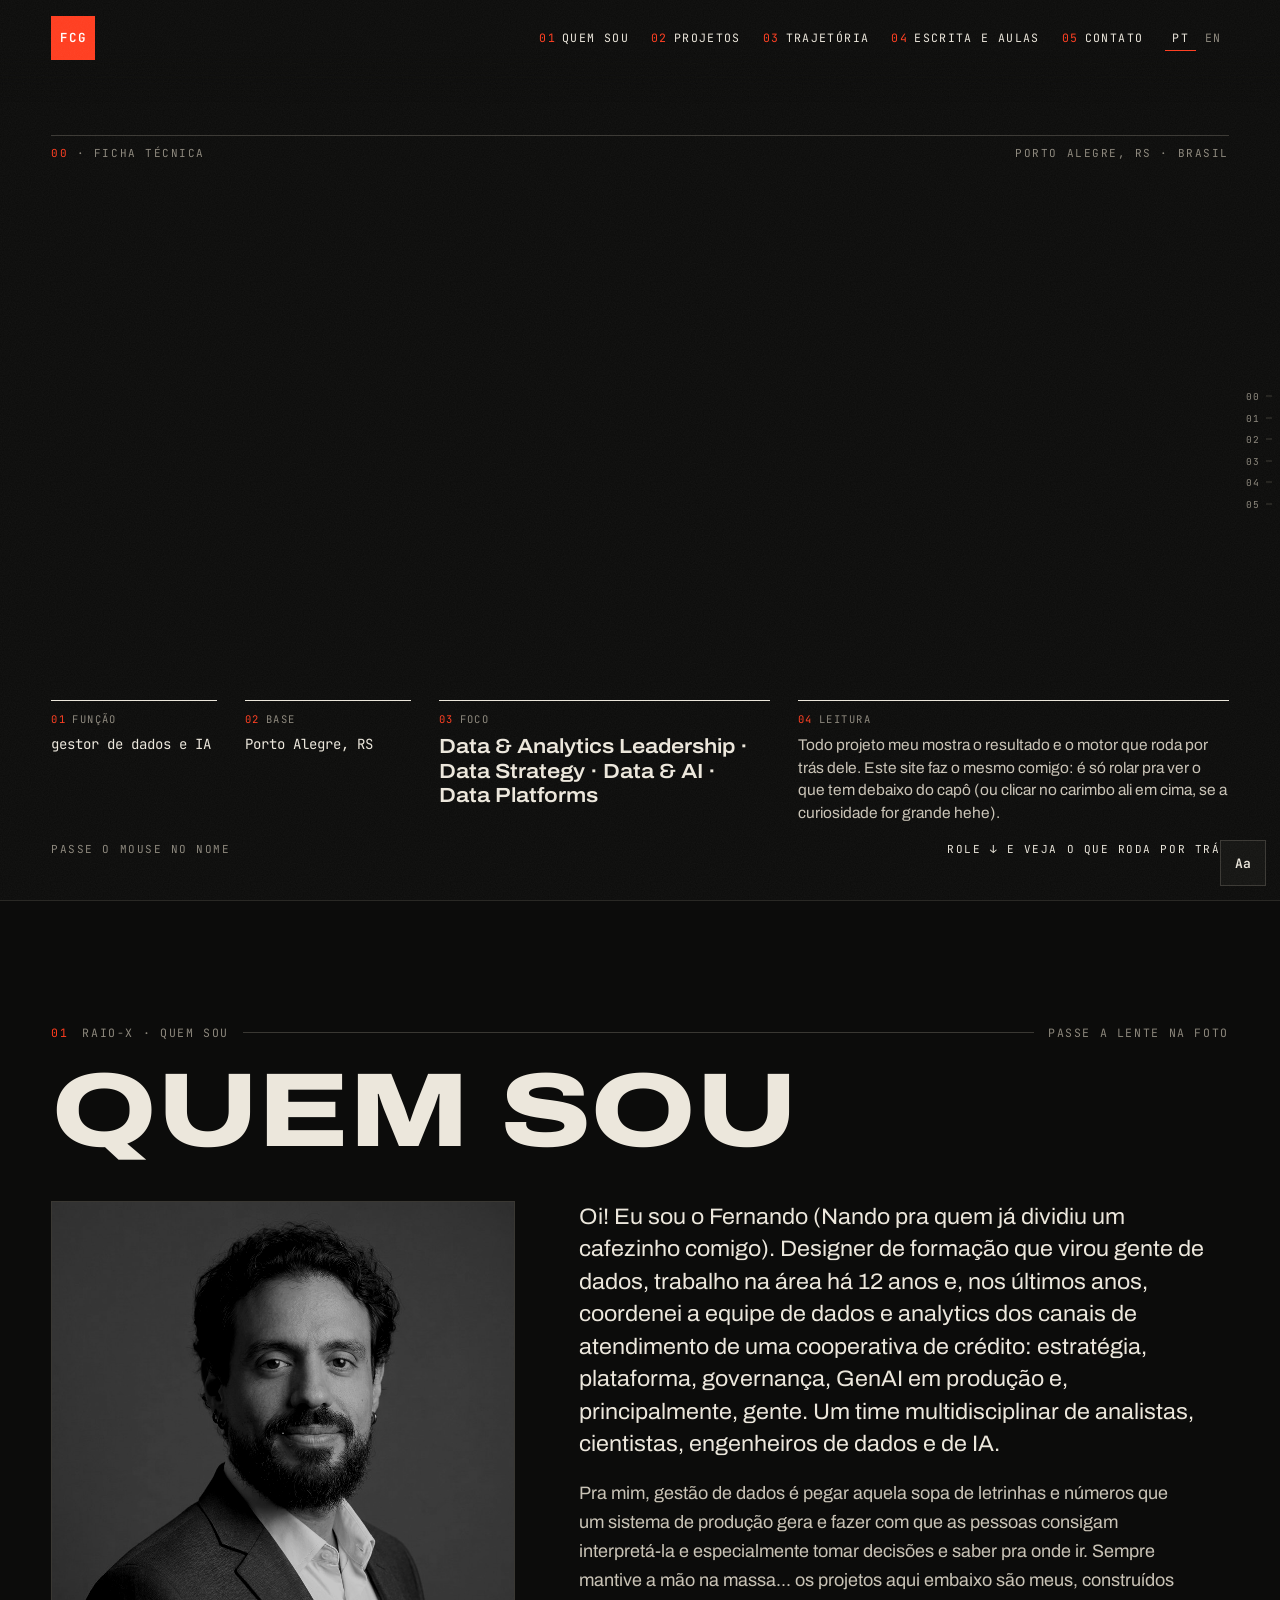
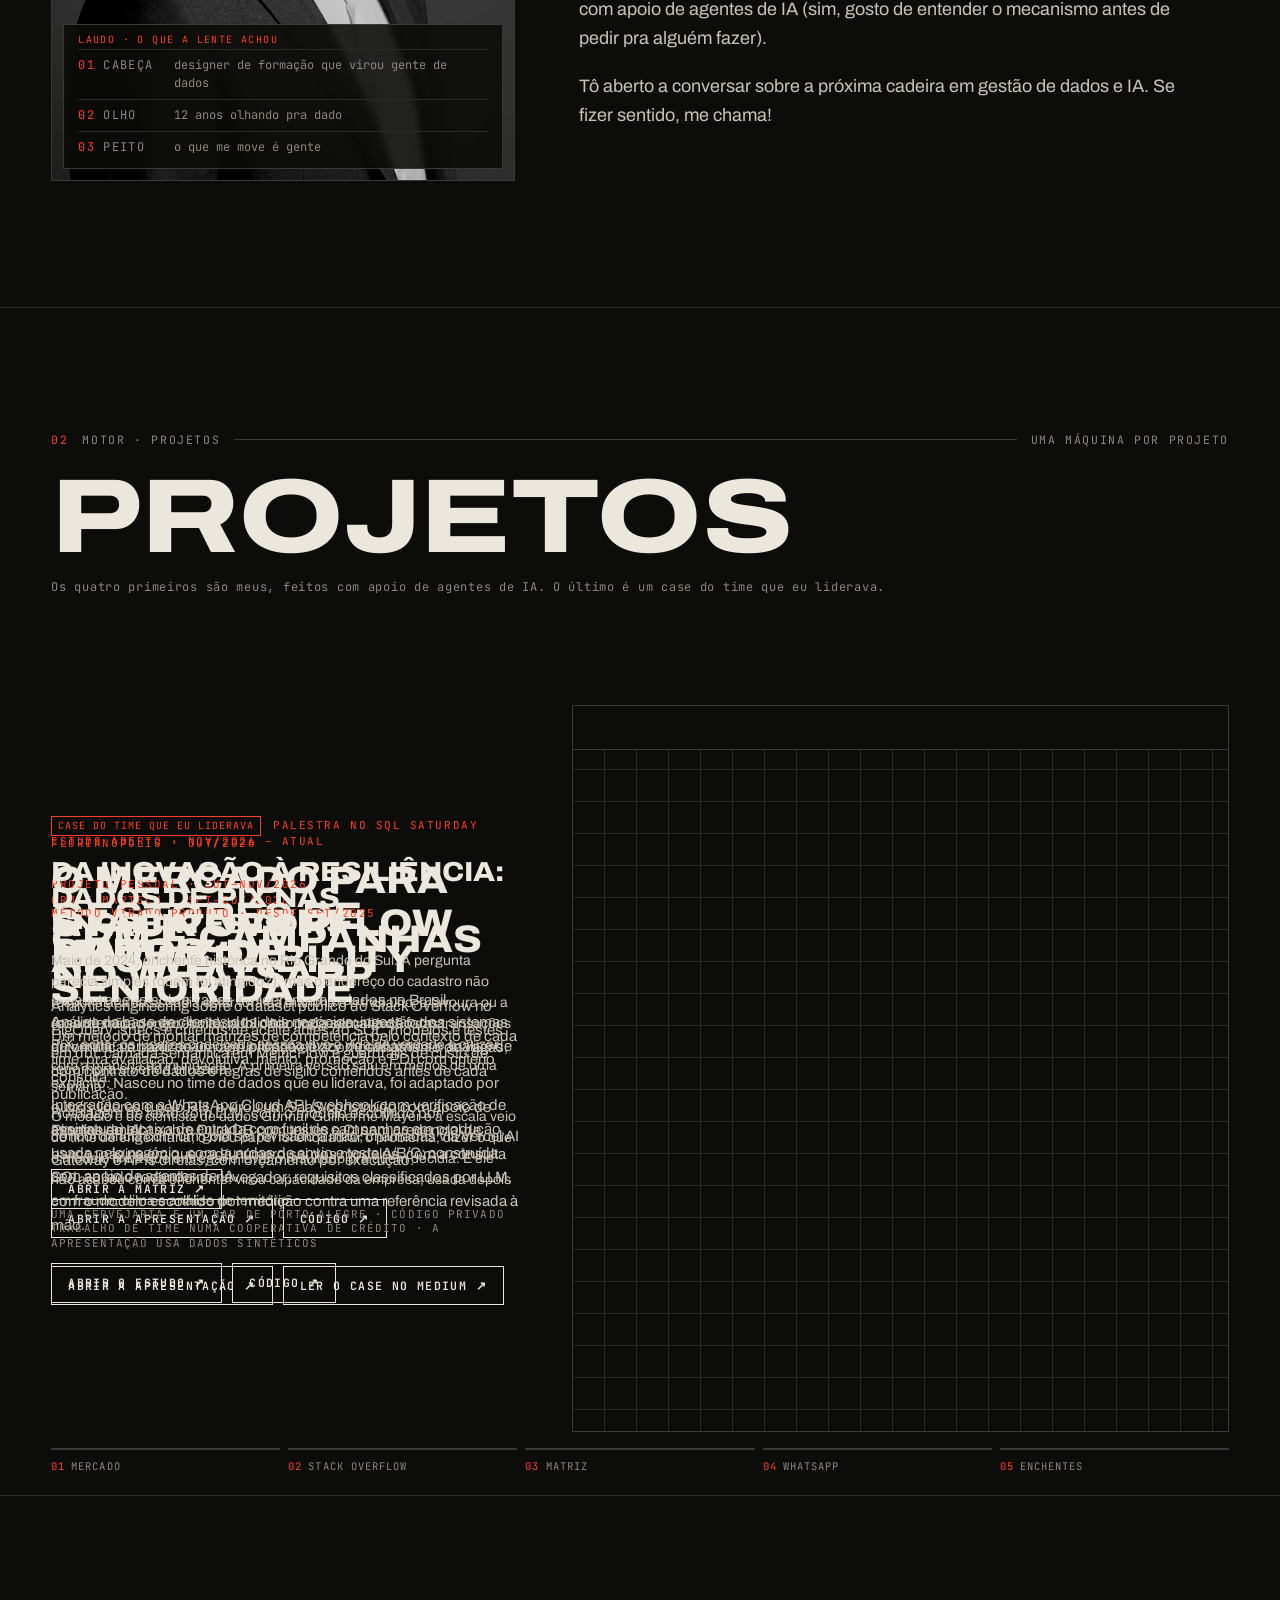
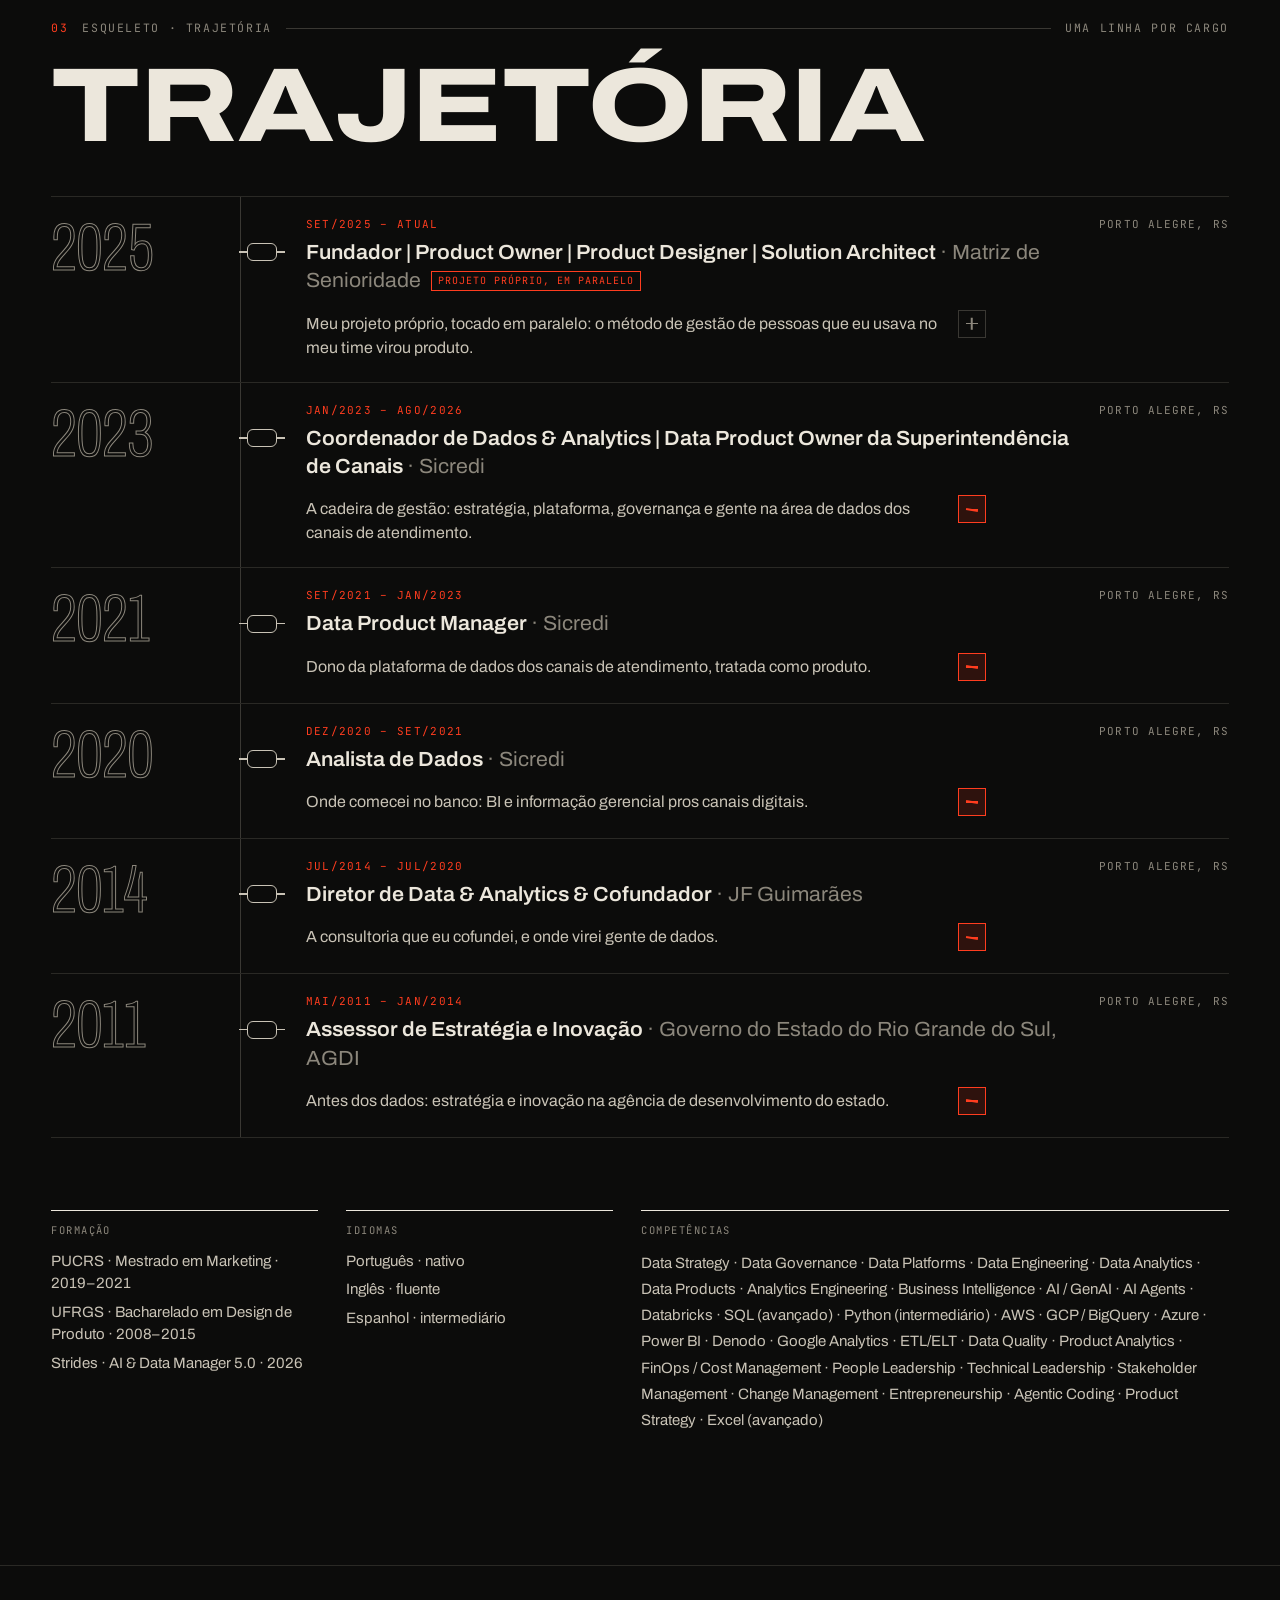
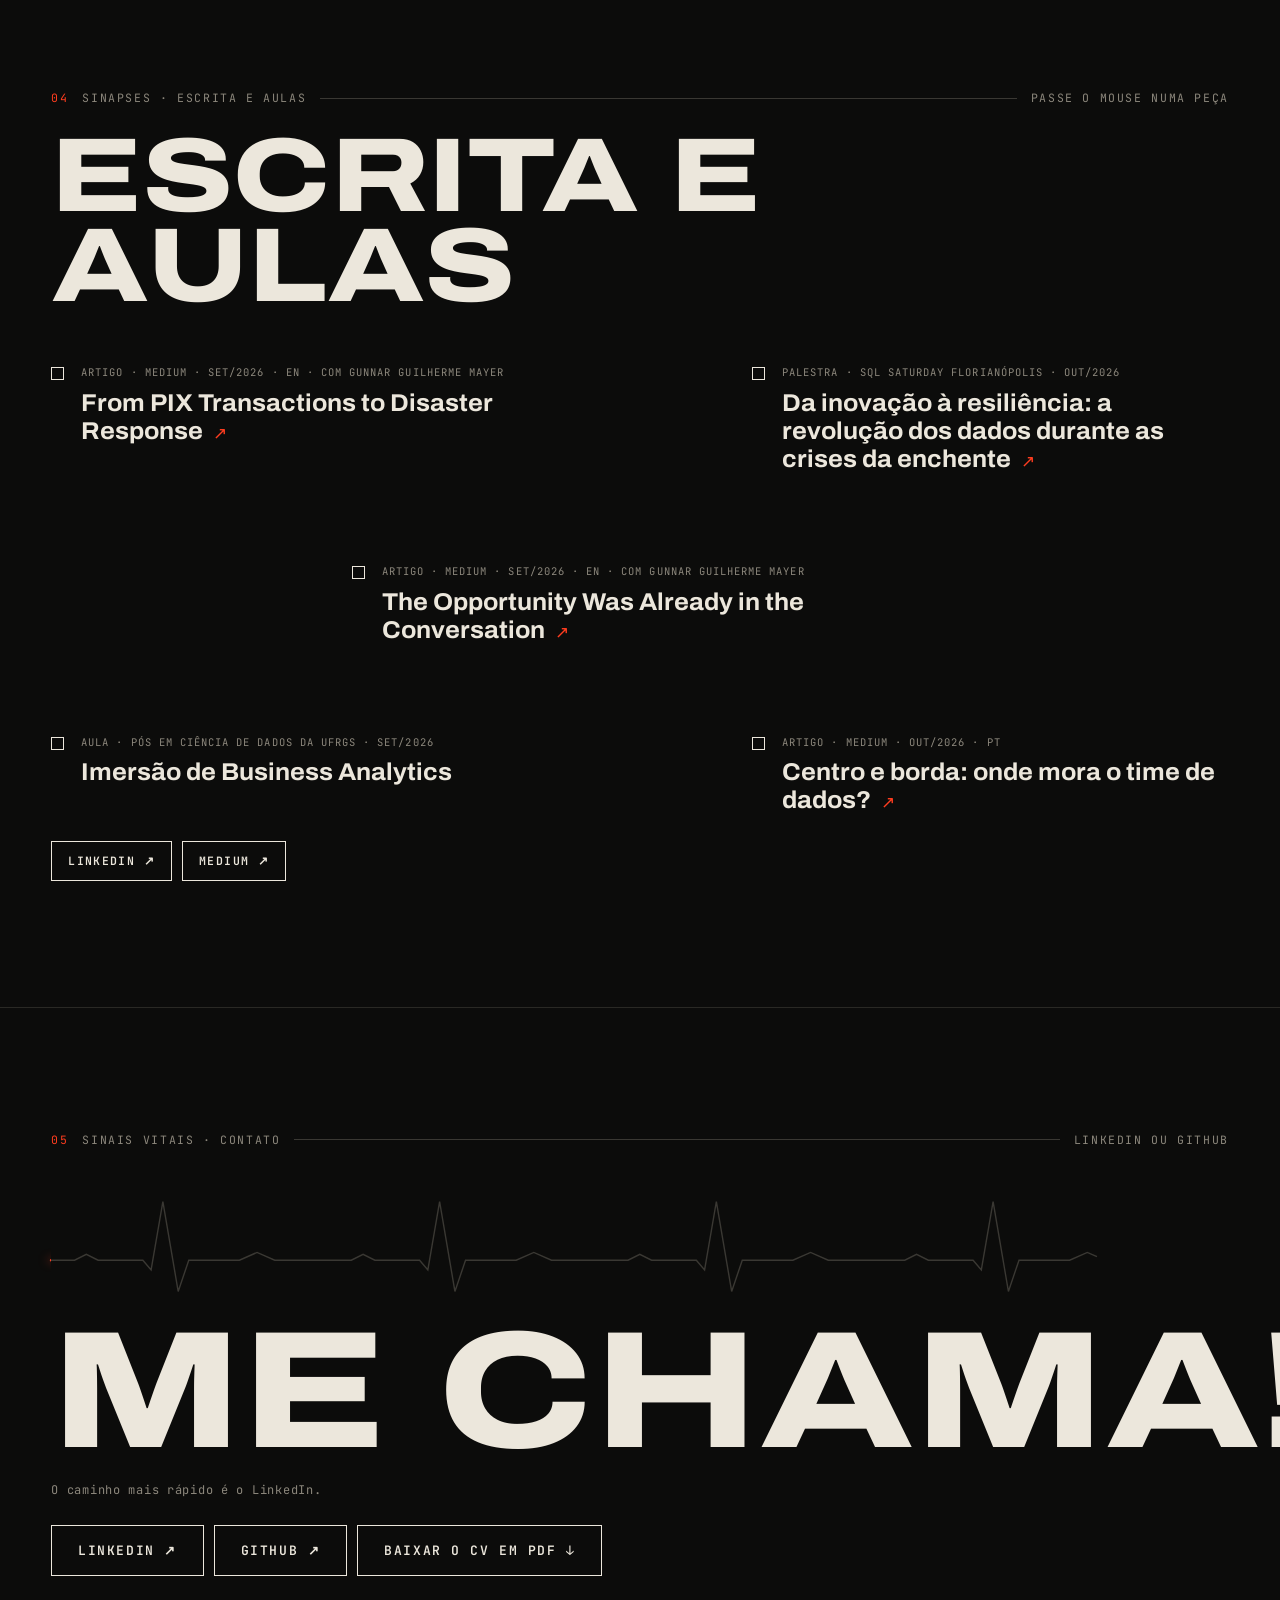
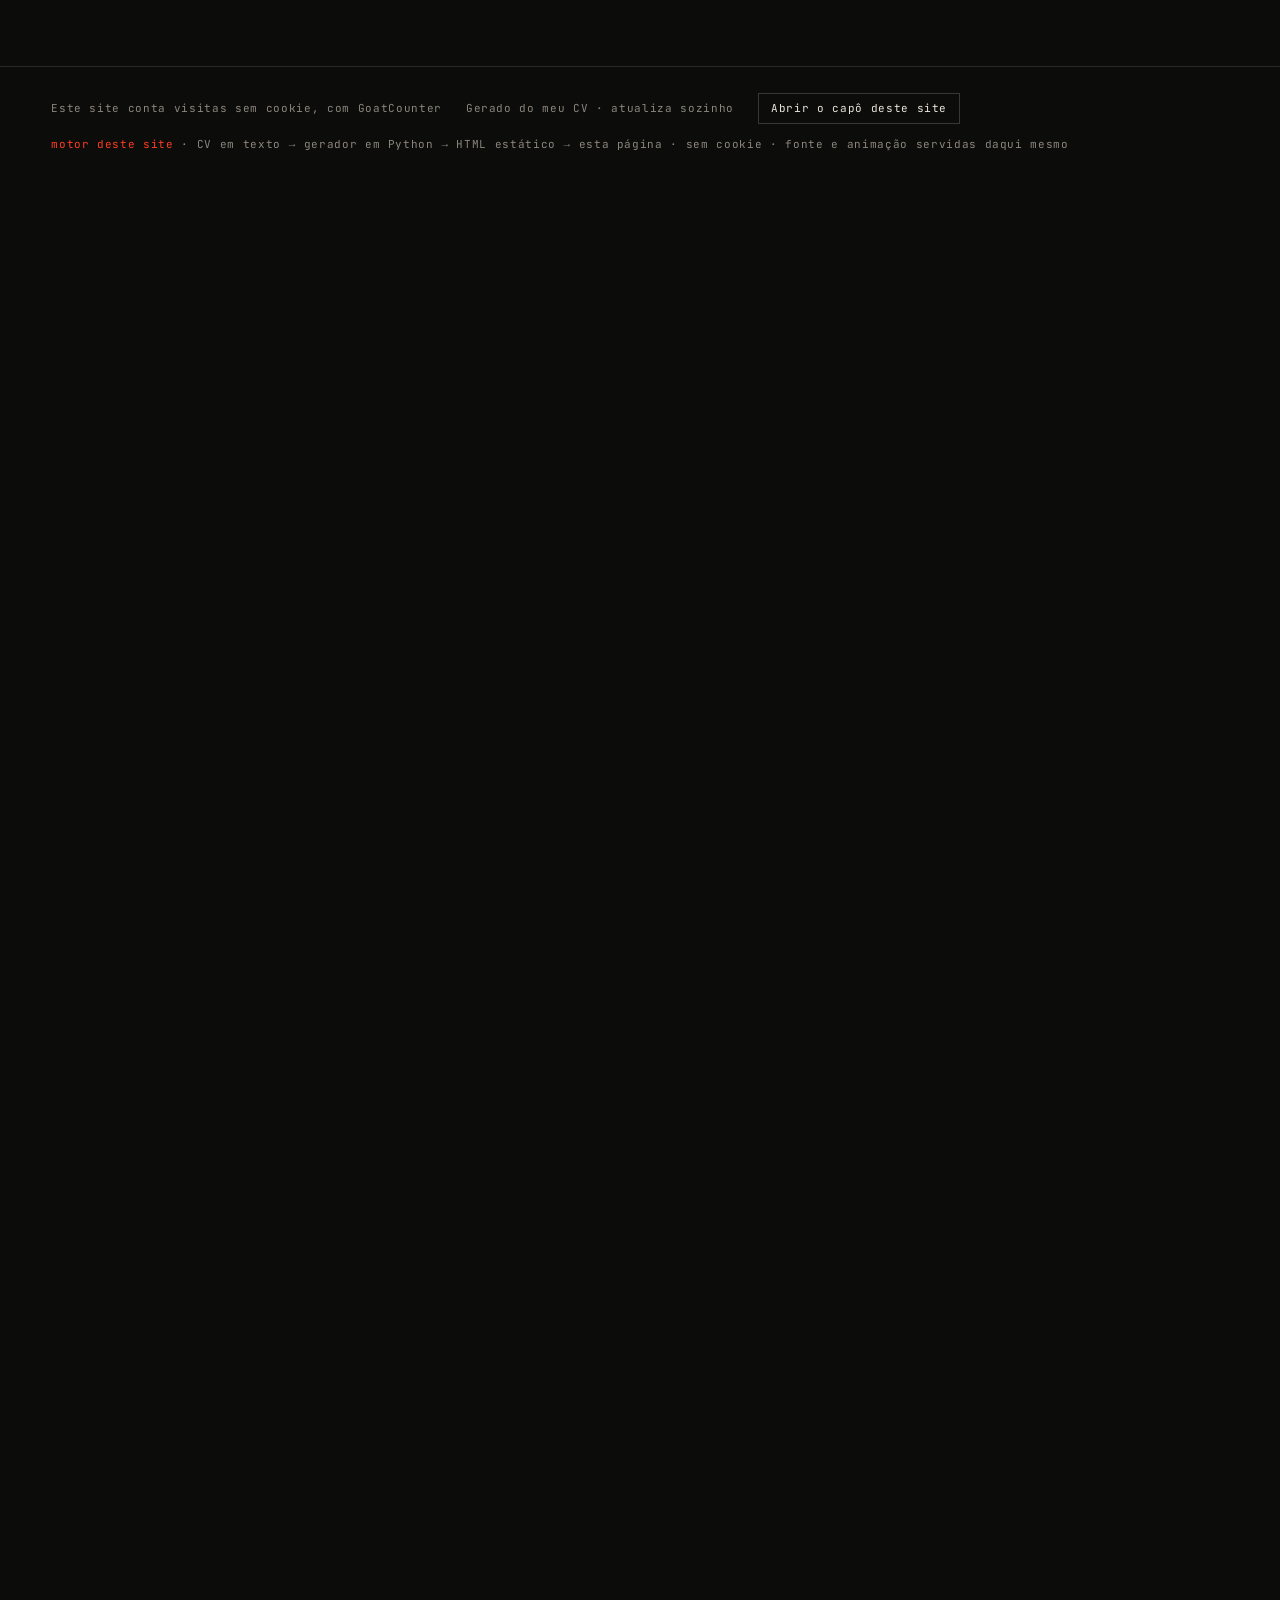
<file: index.html>
<!doctype html>
<html lang="pt-BR" class="no-js"><head><meta charset="utf-8">
<meta name="viewport" content="width=device-width,initial-scale=1">
<title>Fernando Carlini Guimarães · gestão de dados e IA</title>
<meta name="description" content="Gestor de Dados e IA no Brasil. Cada projeto aqui mostra o resultado e o motor que roda por trás (o site também, é só rolar).">
<meta property="og:type" content="website">
<meta property="og:site_name" content="Fernando Carlini Guimarães">
<meta property="og:locale" content="pt_BR">
<meta property="og:title" content="Fernando Carlini Guimarães · gestão de dados e IA">
<meta property="og:description" content="Gestor de Dados e IA no Brasil. Cada projeto aqui mostra o resultado e o motor que roda por trás (o site também, é só rolar).">
<meta property="og:image" content="https://fernandocarliniguimaraes.com/assets/og-pt-2.png">
<meta property="og:image:width" content="1200">
<meta property="og:image:height" content="630">
<meta property="og:image:alt" content="Fernando Carlini Guimarães, gestor de dados e IA no Brasil">
<meta name="twitter:card" content="summary_large_image">
<link rel="preload" href="assets/fonts/archivo.woff2" as="font" type="font/woff2" crossorigin>
<link rel="stylesheet" href="assets/site.css">
<link rel="icon" href="favicon.ico" sizes="32x32">
<link rel="icon" href="favicon.svg" type="image/svg+xml">
<link rel="apple-touch-icon" href="apple-touch-icon.png">
<script>try{var t=localStorage.getItem("ts");if(/^[123]$/.test(t))document.documentElement.dataset.ts=t}catch(e){}</script>
<script>window.goatcounter={path:function(p){return location.host+p.split("?")[0]}}</script>
<script data-goatcounter="https://nandodsg.goatcounter.com/count" async src="//gc.zgo.at/count.js"></script>
</head>
<body>
<a class="skip" data-i18n="skip" href="#quem-sou">Pular pro conteúdo</a>
<div aria-hidden="true" class="grain"></div>
<button aria-label="Abrir o capô deste site" aria-pressed="false" class="stamp" data-capo="" data-i18n-aria="stampa" type="button">FCG</button>
<header class="top" data-top="">
<span class="tag" data-i18n="tag">Fernando Carlini Guimarães · gestão de dados e IA</span>
<nav aria-label="Seções" class="nav" data-i18n-aria="nava">
<a href="#quem-sou"><i>01</i><span data-i18n="n0">Quem sou</span></a>
<a href="#projetos"><i>02</i><span data-i18n="n1">Projetos</span></a>
<a href="#trajetoria"><i>03</i><span data-i18n="n2">Trajetória</span></a>
<a href="#escrita"><i>04</i><span data-i18n="n3">Escrita e aulas</span></a>
<a href="#contato"><i>05</i><span data-i18n="n4">Contato</span></a>
<span class="lang"><a data-lang="pt" href="./" aria-current="true">PT</a><a data-lang="en" href="en/" hreflang="en">EN</a></span>
</nav>
</header>
<nav aria-hidden="true" class="gauge">
<a href="#topo" tabindex="-1">00</a><a href="#quem-sou" tabindex="-1">01</a><a href="#projetos" tabindex="-1">02</a><a href="#trajetoria" tabindex="-1">03</a><a href="#escrita" tabindex="-1">04</a><a href="#contato" tabindex="-1">05</a>
</nav>
<main>
<section class="hero" data-oi="o0" data-origem="origem · CV › cabeçalho: nome, título e cidade · telefone e e-mail não saem" data-sec="" id="topo">
<div class="hd"><span><b>00</b> · <span data-i18n="hd1">Ficha técnica</span></span><span data-i18n="hd2">Porto Alegre, RS · Brasil</span></div>
<h1 class="name" data-name="Fernando Carlini Guimarães"><span class="rw">Fernando</span> <span class="rw">Carlini Guimarães</span></h1>
<dl class="spec">
<div class="v"><dt><b>01</b><span data-i18n="sp1">Função</span></dt><dd data-dec="" data-i18n="sp1v">gestor de dados e IA</dd></div>
<div class="v"><dt><b>02</b><span data-i18n="sp2">Base</span></dt><dd data-dec="">Porto Alegre, RS</dd></div>
<div class="big"><dt><b>03</b><span data-i18n="sp3">Foco</span></dt><dd>Data &amp; Analytics Leadership · Data Strategy · Data &amp; AI · Data Platforms</dd></div>
<div class="wide"><dt><b>04</b><span data-i18n="sp4">Leitura</span></dt><dd data-i18n="sub">Todo projeto meu mostra o resultado e o motor que roda por trás dele. Este site faz o mesmo comigo: é só rolar pra ver o que tem debaixo do capô (ou clicar no carimbo ali em cima, se a curiosidade for grande hehe).</dd></div>
</dl>
<p class="cue"><span class="f" data-i18n="cue1">passe o mouse no nome</span><span data-i18n="cue2">role ↓ e veja o que roda por trás</span></p>
</section>
<section class="quem" data-oi="o2" data-origem="origem · texto escrito à mão · foto em duas camadas: a foto por cima, o raio-x por baixo" data-sec="" id="quem-sou">
<p class="kick"><b>01</b><span data-i18n="k2">Raio-x · quem sou</span><i></i><span data-i18n="k2r">passe a lente na foto</span></p>
<h2 class="h-big" data-i18n="h2q" data-split="">Quem sou</h2>
<div class="q-grid">
<div class="q-fig">
<figure class="scan-fig" data-lens="">
<div class="ph"><img alt="Fernando Carlini Guimarães" src="assets/foto.jpg"/></div>
<div aria-hidden="true" class="xr"><img alt="" src="assets/foto.jpg"/>
<span class="mk" style="--x:52%;--y:14%"><b>01</b></span>
<span class="mk" style="--x:48%;--y:28%"><b>02</b></span>
<span class="mk" style="--x:62%;--y:68%"><b>03</b></span>
</div>
<span aria-hidden="true" class="lens"><span class="lbl">x 000 · y 000</span></span>
</figure>
<div class="laudo">
<p class="laudo-t" data-i18n="laudo">Laudo · o que a lente achou</p>
<ul class="notas">
<li><b><i>01</i><span data-i18n="q1a">Cabeça</span></b><span data-i18n="q1b">designer de formação que virou gente de dados</span></li>
<li><b><i>02</i><span data-i18n="q2a">Olho</span></b><span data-i18n="q2b">12 anos olhando pra dado</span></li>
<li><b><i>03</i><span data-i18n="q3a">Peito</span></b><span data-i18n="q3b">o que me move é gente</span></li>
</ul>
</div>
</div>
<div class="q-txt">
<p class="lead" data-i18n="q-p1">Oi! Eu sou o Fernando (Nando pra quem já dividiu um cafezinho comigo). Designer de formação que virou gente de dados, trabalho na área há 12 anos e, nos últimos anos, coordenei a equipe de dados e analytics dos canais de atendimento de uma cooperativa de crédito: estratégia, plataforma, governança, GenAI em produção e, principalmente, gente. Um time multidisciplinar de analistas, cientistas, engenheiros de dados e de IA.</p>
<p data-i18n="q-p2">Pra mim, gestão de dados é pegar aquela sopa de letrinhas e números que um sistema de produção gera e fazer com que as pessoas consigam interpretá-la e especialmente tomar decisões e saber pra onde ir. Sempre mantive a mão na massa... os projetos aqui embaixo são meus, construídos com apoio de agentes de IA (sim, gosto de entender o mecanismo antes de pedir pra alguém fazer).</p>
<p data-i18n="q-p3">Tô aberto a conversar sobre a próxima cadeira em gestão de dados e IA. Se fizer sentido, me chama!</p>
</div>
</div>
</section>
<section class="motor" data-motor="" data-oi="o3" data-origem="origem · os quatro primeiros: CV › Projetos e Portfólio, palavra por palavra · o quinto, o case das enchentes, é texto escrito pro site, fora do CV · as peças de cada um são escritas à mão" data-sec="" id="projetos">
<div class="m-head">
<p class="kick"><b>02</b><span data-i18n="k3">Motor · projetos</span><i></i><span data-i18n="k3r">uma máquina por projeto</span></p>
<h2 class="h-big" data-i18n="h2p" data-split="">Projetos</h2>
<p class="psub" data-i18n="psub">Os quatro primeiros são meus, feitos com apoio de agentes de IA. O último é um case do time que eu liderava.</p>
</div>
<div class="pin">
<div class="mgrid">
<div class="ptxt">
<article class="proj">
<p class="p-meta" data-i18n="p1e">Estudo aberto · nov/2026 – atual</p>
<h3 data-i18n="s1t">O Mercado para Gestores de Dados</h3>
<p class="d" data-i18n="p1a">Dataset aberto sobre vagas de liderança em dados no Brasil (coordenação × gerência), publicado toda semana de forma automática a partir de um app próprio de acompanhamento de vagas, com contrato de dados e regras de sigilo conferidos antes de cada publicação.</p>
<p class="d" data-i18n="p1b">Pipeline em dbt sobre DuckDB com testes e CI sem credencial de banco; página em que cada número sai dos modelos, com a consulta SQL ao lado rodando no navegador; requisitos classificados por LLM, com o modelo escolhido por medição contra uma referência revisada à mão.</p>
<p class="acts"><a data-goatcounter-click="portfolio:mercado" href="https://mercado.fernandocarliniguimaraes.com/" rel="noopener"><span data-i18n="s1a">Abrir o estudo</span> ↗</a><a data-goatcounter-click="portfolio:mercado-github" href="https://github.com/nandodsg/mercado-gestao-dados-br" rel="noopener"><span data-i18n="cod">Código</span> ↗</a></p>
<p class="pecas-t" data-i18n="pt">As peças</p>
<ol class="path pecas">
<li><b data-i18n="c11a">App de acompanhamento de vagas</b><span data-i18n="c11b">onde o dado nasce</span><i class="pe" data-i18n="e11">O dado nasce de um app de acompanhamento de vagas que eu construí: cada vaga lida vira um registro.</i></li>
<li><b data-i18n="c12a">Contrato de dados e sigilo</b><span data-i18n="c12b">conferidos antes de cada publicação</span><i class="pe" data-i18n="e12">Uma lista fechada decide o que sai do banco privado. Nota, avaliação e o que me identifica nunca saem.</i></li>
<li><b data-i18n="c13a">dbt sobre DuckDB</b><span data-i18n="c13b">testes e CI sem credencial de banco</span><i class="pe" data-i18n="e13">Toda semana o pipeline refaz tudo do zero e confere contrato e sigilo antes de qualquer publicação.</i></li>
<li><b data-i18n="c14a">LLM medido contra referência</b><span data-i18n="c14b">classifica cada linha dos anúncios</span><i class="pe" data-i18n="e14">Escolhi o modelo que classifica os anúncios pelo desempenho contra uma referência que eu revisei, não pelo preço.</i></li>
<li><b data-i18n="c15a">Página com o SQL ao lado</b><span data-i18n="c15b">cada número com a consulta que o gera</span><i class="pe" data-i18n="e15">Nenhum número é digitado à mão: cada gráfico mostra a consulta que o gera, e qualquer pessoa pode rodar de novo.</i></li>
</ol>
</article>
<article class="proj">
<p class="p-meta" data-i18n="p2e">Projeto pessoal · out–nov/2026</p>
<h3>Stack Overflow Answerability</h3>
<p class="d" data-i18n="p2a">Analytics engineering sobre o dataset público do Stack Overflow no BigQuery: specs e critérios de aceite antes do SQL, modelos e testes em dbt, camada semântica em MetricFlow e guardrails de custo de consulta.</p>
<p class="d" data-i18n="p2b">Rotulagem de texto com LLM, com o modelo escolhido por concordância com um gold set revisado à mão; chamadas via Vercel AI Gateway e APIs diretas, com orçamento por execução.</p>
<p class="acts"><a data-goatcounter-click="portfolio:stackoverflow" href="https://stackoverflow.fernandocarliniguimaraes.com/" rel="noopener"><span data-i18n="s2a">Abrir a apresentação</span> ↗</a><a data-goatcounter-click="portfolio:stackoverflow-github" href="https://github.com/nandodsg/stackoverflow-answerability" rel="noopener"><span data-i18n="cod">Código</span> ↗</a></p>
<div aria-label="Peças da máquina" class="pstrip" data-i18n-aria="stripa" role="group"></div>
<p class="pecas-t" data-i18n="pt">As peças</p>
<ol class="path pecas">
<li><b>BigQuery</b><span data-i18n="c21b">o dataset público do Stack Overflow</span><i class="pe" data-i18n="e21">Uma pergunta de negócio sobre um dado público e grande: o que faz uma pergunta no Stack Overflow ganhar resposta.</i></li>
<li><b data-i18n="c22a">dbt, modelos e testes</b><span data-i18n="c22b">specs e critérios de aceite antes do SQL</span><i class="pe" data-i18n="e22">Antes de qualquer SQL, cada definição ganhou um critério de aceite, e cada critério virou um teste automático.</i></li>
<li><b>MetricFlow</b><span data-i18n="c23b">camada semântica</span><i class="pe" data-i18n="e23">Cada métrica é definida num lugar só, e um script confere que o relatório bate com os modelos.</i></li>
<li><b>Vercel AI Gateway</b><span data-i18n="c24b">chamadas com orçamento por execução</span><i class="pe" data-i18n="e24">Toda execução paga tem o custo estimado antes e um teto que ela não pode passar.</i></li>
<li><b data-i18n="c25a">LLM + gold set</b><span data-i18n="c25b">rotulagem medida por concordância</span><i class="pe" data-i18n="e25">Escolhi o modelo como se escolhe fornecedor: num teste que ele não escreveu, contra rótulos revisados por mim.</i></li>
</ol>
</article>
<article class="proj">
<p class="p-meta" data-i18n="p3e">Método virado produto · desde set/2025</p>
<h3>Matriz de Senioridade</h3>
<p class="d" data-i18n="p3a">Um método de montar matrizes de competência pelo contexto de cada time, pra avaliação, devolutiva, mérito, promoção e PDI com critério explícito. Nasceu no time de dados que eu liderava, foi adaptado por outros líderes e pelo RH, e virou um SaaS construído com apoio de agentes de IA.</p>
<p class="acts"><a data-goatcounter-click="portfolio:matriz" href="https://matrizdesenioridade.com" rel="noopener"><span data-i18n="s3a">Abrir a Matriz</span> ↗</a></p>
<div aria-label="Peças da máquina" class="pstrip" data-i18n-aria="stripa" role="group"></div>
<p class="pecas-t" data-i18n="pt3">As peças do método</p>
<ol class="path pecas">
<li><b data-i18n="z1a">Contexto do time</b><span data-i18n="z1b">o ponto de partida de cada matriz</span><i class="pe" data-i18n="e31">Cada matriz começa pelo que aquele time precisa entregar, não por uma lista pronta de competências.</i></li>
<li><b data-i18n="z2a">Competências e níveis</b><span data-i18n="z2b">degraus no modelo Dreyfus</span><i class="pe" data-i18n="e32">Cada competência ganha degraus descritos em comportamento observável, do iniciante ao especialista.</i></li>
<li><b data-i18n="z3a">Avaliação e devolutiva</b><span data-i18n="z3b">a conversa em cima do critério</span><i class="pe" data-i18n="e33">A autoavaliação e a do líder se encontram na devolutiva, e a conversa parte do critério, não da impressão.</i></li>
<li><b data-i18n="z4a">Mérito e promoção</b><span data-i18n="z4b">decididos com o mesmo critério</span><i class="pe" data-i18n="e34">Mérito e promoção usam a mesma régua da devolutiva: cada pessoa sabe o que falta pro próximo nível.</i></li>
<li><b data-i18n="z5a">PDI</b><span data-i18n="z5b">o próximo passo de cada pessoa</span><i class="pe" data-i18n="e35">O plano de desenvolvimento sai da distância entre o nível de hoje e o próximo, com um passo concreto por pessoa.</i></li>
</ol>
</article>
<article class="proj">
<p class="p-meta" data-i18n="p4e">CRM e martech · set–out/2026</p>
<h3 data-i18n="p4t">CRM e campanhas no WhatsApp</h3>
<p class="d" data-i18n="p4a">Análise da base de clientes dos dois negócios: ingestão dos sistemas de venda, normalização, deduplicação fuzzy de cadastros e análise de recompra e venda cruzada.</p>
<p class="d" data-i18n="p4b">Integração com a WhatsApp Cloud API (webhook com verificação de assinatura) e caixa de entrada com funil de campanhas em produção, usada pelo negócio, com guardas de envio e teste A/B/C; construída com apoio de agentes de IA.</p>
<p class="p-note" data-i18n="p4n">Uma cervejaria e um bar de Porto Alegre · código privado</p>
<div aria-label="Peças da máquina" class="pstrip" data-i18n-aria="stripa" role="group"></div>
<p class="pecas-t" data-i18n="pt">As peças</p>
<ol class="path pecas">
<li><b data-i18n="c41a">Ingestão e normalização</b><span data-i18n="c41b">dos sistemas de venda dos dois negócios</span><i class="pe" data-i18n="e41">Os dois negócios vendiam em sistemas diferentes. O primeiro passo foi juntar tudo numa base só de clientes.</i></li>
<li><b data-i18n="c42a">Deduplicação fuzzy</b><span data-i18n="c42b">dos cadastros de clientes</span><i class="pe" data-i18n="e42">O mesmo cliente aparecia escrito de jeitos diferentes. Juntar os repetidos mostrou a base real de clientes.</i></li>
<li><b data-i18n="c44a">Caixa de entrada + funil</b><span data-i18n="c44b">campanhas em produção, usadas pelo negócio</span><i class="pe" data-i18n="e43">A equipe atende cada conversa e acompanha o funil pelo celular. Está em uso pelo negócio.</i></li>
<li><b data-i18n="c45a">Teste A/B/C</b><span data-i18n="c45b">com guardas de envio</span><i class="pe" data-i18n="e44">Os donos queriam saber qual oferta funciona melhor: a campanha virou teste, com trava contra mensagem repetida.</i></li>
<li><b>WhatsApp Cloud API</b><span data-i18n="c43b">webhook com verificação de assinatura</span><i class="pe" data-i18n="e45">Integração com a API oficial do WhatsApp, que só aceita evento com a assinatura da Meta conferida.</i></li>
</ol>
</article>
<article class="proj proj-case">
<p class="p-meta" data-i18n="p5e"><span class="tag2">Case do time que eu liderava</span>palestra no SQL Saturday Florianópolis · out/2026</p>
<h3 data-i18n="p5t">Da inovação à resiliência: dados de PIX nas enchentes do RS</h3>
<p class="d" data-i18n="p5a">Maio de 2024, enchente histórica no Rio Grande do Sul. A pergunta parecia simples (quem foi atingido?), mas o endereço do cadastro não respondia: a casa podia estar fora da mancha e o trabalho, a lavoura ou a casa da mãe, dentro. A virada foi olhar pra geolocalização das transações PIX, achar os lugares onde cada pessoa vive a vida de verdade e cruzar com a mancha da inundação. A primeira versão saiu em menos de uma semana.</p>
<p class="d" data-i18n="p5b">O modelo é do cientista de dados Gunnar Guilherme Mayer e a escala veio do time de engenharia; o meu papel foi enquadrar o problema, dizer o que o modelo tinha que entregar e levar o resultado pra quem decidia. E ele não acabou com a enchente: virou capacidade da empresa, usada depois em fraude, clima e análise de território.</p>
<p class="p-note" data-i18n="p5n">Trabalho de time numa cooperativa de crédito · a apresentação usa dados sintéticos</p>
<p class="acts"><a data-goatcounter-click="portfolio:palestra" href="https://palestras.fernandocarliniguimaraes.com/sqlsaturday-2026/" rel="noopener"><span data-i18n="s5a">Abrir a apresentação</span> ↗</a><a href="https://medium.com/@fernandocarliniguimaraes/from-pix-transactions-to-disaster-response-127e4f9a80d0" rel="noopener"><span data-i18n="s5b">Ler o case no Medium</span> ↗</a></p>
<div aria-label="Peças da máquina" class="pstrip" data-i18n-aria="stripa" role="group"></div>
<p class="pecas-t" data-i18n="pt">As peças</p>
<ol class="path pecas">
<li><b data-i18n="c51a">PIX com geolocalização</b><span data-i18n="c51b">presença como comportamento, não como cadastro</span><i class="pe" data-i18n="e51">O dado já existia: cada PIX carrega onde a pessoa estava, sem formulário nem pesquisa.</i></li>
<li><b data-i18n="c52a">Um DBSCAN por pessoa</b><span data-i18n="c52b">um ou vários lugares, sem número fixo</span><i class="pe" data-i18n="e52">Cada pessoa ganha o seu modelo, que acha quantos lugares importam pra ela sem chutar um número.</i></li>
<li><b data-i18n="c53a">Centros de gravidade</b><span data-i18n="c53b">os lugares que pesam na vida de cada um</span><i class="pe" data-i18n="e53">Cada lugar ganha um peso, pra separar a casa e o trabalho de uma visita de passagem.</i></li>
<li><b data-i18n="c54a">Mancha da inundação</b><span data-i18n="c54b">cruzada com os polígonos da UFRGS</span><i class="pe" data-i18n="e54">Os lugares de cada um, cruzados com a mancha oficial: aparece quem foi atingido mesmo com o endereço fora.</i></li>
<li><b data-i18n="c55a">Do mapa à ação</b><span data-i18n="c55b">acesso ao app, crédito e reconstrução priorizados</span><i class="pe" data-i18n="e55">Do mapa pra decisão: acesso ao app, crédito e reconstrução priorizados, em menos de uma semana.</i></li>
</ol>
</article>
<span aria-hidden="true" class="mwipe"></span>
</div>
<div aria-hidden="true" class="stage">
<div class="xv">
<div class="stack"><div class="spin">
<div class="plate p1"><i></i><span class="no">01</span></div>
<div class="plate p2"><i></i><span class="no">02</span></div>
<div class="plate p3"><i></i><span class="no">03</span></div>
<div class="plate p4"><i></i><span class="no">04</span></div>
<div class="plate p5"><i></i><span class="no">05</span></div>
<div class="sig"></div>
</div></div>
<svg class="leaders"></svg>
<ol class="labels"></ol>
</div>
<div class="mach" data-m="so"><div class="cap"></div><svg viewbox="0 60 720 466"></svg></div>
<div class="mach" data-m="mz"><div class="cap"></div><svg viewbox="0 60 720 466"></svg></div>
<div class="mach" data-m="crm"><div class="cap"></div><svg viewbox="0 60 720 466"></svg></div>
<div class="mach" data-m="fl"><div class="cap"></div><svg viewbox="0 30 720 410"></svg></div>
</div>
</div>
<div class="mseg">
<button type="button"><i></i><b>01</b><span data-i18n="sg1">Mercado</span></button>
<button type="button"><i></i><b>02</b><span>Stack Overflow</span></button>
<button type="button"><i></i><b>03</b><span>Matriz</span></button>
<button type="button"><i></i><b>04</b><span data-i18n="sg4">WhatsApp</span></button>
<button type="button"><i></i><b>05</b><span data-i18n="sg5">Enchentes</span></button>
</div>
</div>
</section>
<section class="traj" data-oi="o4" data-origem="origem · CV › Experiência: uma linha por cargo (período, cargo, empresa, cidade) · o detalhe de cada cargo é texto escrito pro site; as bullets do CV não saem" data-sec="" id="trajetoria">
<p class="kick"><b>03</b><span data-i18n="k4">Esqueleto · trajetória</span><i></i><span data-i18n="k4r">uma linha por cargo</span></p>
<h2 class="h-big" data-i18n="h2t" data-split="">Trajetória</h2>
<ol class="spine">
<li><span class="yr" aria-hidden="true">2025</span><span class="vb" aria-hidden="true"></span><div><time class="per">set/2025 – atual</time><span class="cg"><span>Fundador | Product Owner | Product Designer | Solution Architect</span> <span class="emp">· Matriz de Senioridade</span></span><span class="tag2">projeto próprio, em paralelo</span><div class="sf"><button aria-controls="sf-1" aria-expanded="true" class="sf-b" type="button"><span class="sf-a">Meu projeto próprio, tocado em paralelo: o método de gestão de pessoas que eu usava no meu time virou produto.</span><span aria-hidden="true" class="sf-i"></span></button><div class="sf-p" id="sf-1"><div class="sf-pi"><ul><li>O método nasceu no time de dados que eu liderava, rodou por três ciclos anuais (avaliação, devolutiva, mérito, promoção e PDI) e foi adaptado por outros líderes e pelo RH.</li><li>Faço o papel de produto inteiro: proposta de valor, jornadas, regras de negócio, arquitetura funcional e roadmap.</li><li>Construo com agentes de IA, sob a minha direção: eu escrevo o contexto, as convenções e o critério de pronto; eles implementam, testam e documentam.</li><li>Por baixo do capô: multi-tenant com isolamento por Row Level Security no Supabase, Next.js e TypeScript, IA com o SDK da Anthropic, produto instrumentado com GA4 e testes A/B próprios, e uma revisão de segurança que fechou escalada de privilégio e vazamento entre empresas.</li></ul></div></div></div></div><span class="cid">Porto Alegre, RS</span></li>
<li><span class="yr" aria-hidden="true">2023</span><span class="vb" aria-hidden="true"></span><div><time class="per">jan/2023 – ago/2026</time><span class="cg"><span>Coordenador de Dados &amp; Analytics | Data Product Owner da Superintendência de Canais</span> <span class="emp">· Sicredi</span></span><div class="sf"><button aria-controls="sf-2" aria-expanded="true" class="sf-b" type="button"><span class="sf-a">A cadeira de gestão: estratégia, plataforma, governança e gente na área de dados dos canais de atendimento.</span><span aria-hidden="true" class="sf-i"></span></button><div class="sf-p" id="sf-2"><div class="sf-pi"><ul><li>Liderei um time multidisciplinar de cerca de 15 pessoas, entre analistas, cientistas, engenheiros de dados e de IA.</li><li>Estratégia e governança de dados, ciclo de vida dos produtos de dados e a evolução da plataforma e do sistema de informações gerenciais usado por mais de 10 mil pessoas da empresa. Orçamento, headcount, fornecedores e FinOps na minha mesa.</li><li>Liderei a primeira plataforma de IA generativa da empresa em produção: mais de 4 milhões de conversas de WhatsApp por mês viram informação comercial estruturada (o caso tá contado no Medium, em Escrita e aulas).</li><li>Analytics de produto em escala: Google Analytics cobrindo cerca de 9 milhões de associados e 8 bilhões de eventos por mês, da governança ao custo.</li><li>Mérito e promoção com critério explícito, pelo método de matrizes de competência que depois virou a Matriz de Senioridade.</li></ul></div></div></div></div><span class="cid">Porto Alegre, RS</span></li>
<li><span class="yr" aria-hidden="true">2021</span><span class="vb" aria-hidden="true"></span><div><time class="per">set/2021 – jan/2023</time><span class="cg"><span>Data Product Manager</span> <span class="emp">· Sicredi</span></span><div class="sf"><button aria-controls="sf-3" aria-expanded="true" class="sf-b" type="button"><span class="sf-a">Dono da plataforma de dados dos canais de atendimento, tratada como produto.</span><span aria-hidden="true" class="sf-i"></span></button><div class="sf-p" id="sf-3"><div class="sf-pi"><ul><li>Estratégia e roadmap da plataforma que atendia nove canais e contextos de atendimento.</li><li>Liderei a modernização do sistema de informações gerenciais: mais de 400 tabelas saíram do Teradata local pra um data lake na AWS com Databricks, e a ingestão passou a cobrir Oracle, MongoDB e PostgreSQL.</li><li>Coordenei a migração de mais de 100 relatórios e produtos analíticos pro Power BI e o Denodo, usados por mais de 10 mil pessoas por mês, com o trabalho de adoção junto (plataforma nova que ninguém usa é só custo).</li><li>Mão na massa o tempo todo: SQL, modelagem, ETL/ELT, validação de dado e troubleshooting, junto com a liderança técnica e de produto.</li></ul></div></div></div></div><span class="cid">Porto Alegre, RS</span></li>
<li><span class="yr" aria-hidden="true">2020</span><span class="vb" aria-hidden="true"></span><div><time class="per">dez/2020 – set/2021</time><span class="cg"><span>Analista de Dados</span> <span class="emp">· Sicredi</span></span><div class="sf"><button aria-controls="sf-4" aria-expanded="true" class="sf-b" type="button"><span class="sf-a">Onde comecei no banco: BI e informação gerencial pros canais digitais.</span><span aria-hidden="true" class="sf-i"></span></button><div class="sf-p" id="sf-4"><div class="sf-pi"><ul><li>Análises e painéis com SQL, Python, SAS Enterprise Guide, Power BI e Denodo.</li><li>Migrei a plataforma de informações gerenciais do Tableau pro Power BI.</li><li>Automatizei um reporte executivo que levava cerca de 20 dias pra ficar pronto... e passou a sair em umas 2 horas.</li></ul></div></div></div></div><span class="cid">Porto Alegre, RS</span></li>
<li><span class="yr" aria-hidden="true">2014</span><span class="vb" aria-hidden="true"></span><div><time class="per">jul/2014 – jul/2020</time><span class="cg"><span>Diretor de Data &amp; Analytics &amp; Cofundador</span> <span class="emp">· JF Guimarães</span></span><div class="sf"><button aria-controls="sf-5" aria-expanded="true" class="sf-b" type="button"><span class="sf-a">A consultoria que eu cofundei, e onde virei gente de dados.</span><span aria-hidden="true" class="sf-i"></span></button><div class="sf-p" id="sf-5"><div class="sf-pi"><ul><li>Cofundei e dirigi uma consultoria de dados, analytics, pessoas e inovação: estratégia, desenvolvimento de negócio, produto e projeto, sempre em conversa com a diretoria do cliente.</li><li>Projetos para Tramontina, Braskem, Sicredi, Sicoob, Yara, BCG, Endeavor Brasil, HSM, Sebrae, Box1824, Melissa, FIERGS e Souza Cruz.</li><li>Produtos e metodologias próprias de analytics: cultura organizacional, análise de sentimento, segmentação e planejamento estratégico guiado por dado. Num evento de cultura, mais de 900 depoimentos classificados por análise de sentimento em menos de uma hora (no processo manual, levava um ou dois dias).</li></ul></div></div></div></div><span class="cid">Porto Alegre, RS</span></li>
<li><span class="yr" aria-hidden="true">2011</span><span class="vb" aria-hidden="true"></span><div><time class="per">mai/2011 – jan/2014</time><span class="cg"><span>Assessor de Estratégia e Inovação</span> <span class="emp">· Governo do Estado do Rio Grande do Sul, AGDI</span></span><div class="sf"><button aria-controls="sf-6" aria-expanded="true" class="sf-b" type="button"><span class="sf-a">Antes dos dados: estratégia e inovação na agência de desenvolvimento do estado.</span><span aria-hidden="true" class="sf-i"></span></button><div class="sf-p" id="sf-6"><div class="sf-pi"><ul><li>Assessorei a Diretoria de Planejamento e a Presidência em estratégia, inovação, desenvolvimento econômico e atração de investimento, coordenando programas que juntavam governo, empresas, universidades e institutos de ciência e tecnologia.</li><li>Coordenei o Programa Setorial da Indústria Criativa, com projetos ligados à captação de cerca de R$ 100 milhões.</li><li>Com a FINEP, ajudei a tocar um programa estadual de capital pra empresas inovadoras: cerca de R$ 20 milhões não reembolsáveis pra projetos de tecnologia assistiva.</li></ul></div></div></div></div><span class="cid">Porto Alegre, RS</span></li>
</ol>
<div class="extra">
<div>
<h3 data-i18n="x1">Formação</h3>
<p>PUCRS · Mestrado em Marketing · 2019–2021</p>
<p>UFRGS · Bacharelado em Design de Produto · 2008–2015</p>
<p>Strides · AI &amp; Data Manager 5.0 · 2026</p>
</div>
<div>
<h3 data-i18n="x2">Idiomas</h3>
<p>Português · nativo</p>
<p>Inglês · fluente</p>
<p>Espanhol · intermediário</p>
</div>
<div>
<h3 data-i18n="x3">Competências</h3>
<p class="comp" data-i18n="x3a">Data Strategy · Data Governance · Data Platforms · Data Engineering · Data Analytics · Data Products · Analytics Engineering · Business Intelligence · AI / GenAI · AI Agents · Databricks · SQL (avançado) · Python (intermediário) · AWS · GCP / BigQuery · Azure · Power BI · Denodo · Google Analytics · ETL/ELT · Data Quality · Product Analytics · FinOps / Cost Management · People Leadership · Technical Leadership · Stakeholder Management · Change Management · Entrepreneurship · Agentic Coding · Product Strategy · Excel (avançado)</p>
</div>
</div>
</section>
<section class="esc" data-oi="o5" data-origem="origem · lista escrita à mão, só o que já está publicado · os fios dizem que peças conversam entre si" data-sec="" id="escrita">
<p class="kick"><b>04</b><span data-i18n="k5">Sinapses · escrita e aulas</span><i></i><span data-i18n="k5r">passe o mouse numa peça</span></p>
<h2 class="h-big" data-i18n="h2e" data-split="">Escrita e aulas</h2>
<div class="rede" data-edges="pix-enchente:dados na enchente|pix-conversa:dado que vira produto|conversa-aula:do dashboard ao produto|aula-borda:dado perto da decisão" data-rede="">
<svg aria-hidden="true"></svg>
<ul>
<li class="node" data-n="pix"><span aria-hidden="true" class="tm"></span><span class="m" data-i18n="e1m">Artigo · Medium · set/2026 · EN · com Gunnar Guilherme Mayer</span><a class="t" href="https://medium.com/@fernandocarliniguimaraes/from-pix-transactions-to-disaster-response-127e4f9a80d0">From PIX Transactions to Disaster Response</a></li>
<li class="node" data-n="enchente"><span aria-hidden="true" class="tm"></span><span class="m" data-i18n="e2m">Palestra · SQL Saturday Florianópolis · out/2026</span><a class="t" data-i18n="e2t" href="https://palestras.fernandocarliniguimaraes.com/sqlsaturday-2026/">Da inovação à resiliência: a revolução dos dados durante as crises da enchente</a></li>
<li class="node" data-n="conversa"><span aria-hidden="true" class="tm"></span><span class="m" data-i18n="e3m">Artigo · Medium · set/2026 · EN · com Gunnar Guilherme Mayer</span><a class="t" href="https://medium.com/@fernandocarliniguimaraes/the-opportunity-was-already-in-the-conversation-34493576b7d5">The Opportunity Was Already in the Conversation</a></li>
<li class="node" data-n="borda"><span aria-hidden="true" class="tm"></span><span class="m" data-i18n="e4m">Artigo · Medium · out/2026 · PT</span><a class="t" href="https://medium.com/@fernandocarliniguimaraes/centro-e-borda-onde-mora-o-time-de-dados-66b45b467856">Centro e borda: onde mora o time de dados?</a></li>
<li class="node" data-n="aula"><span aria-hidden="true" class="tm"></span><span class="m" data-i18n="e5m">Aula · pós em Ciência de Dados da UFRGS · set/2026</span><span class="t" data-i18n="e5t">Imersão de Business Analytics</span></li>
</ul>
</div>
<p class="acts"><a href="https://linkedin.com/in/fernando-carlini-guimaraes/" rel="noopener">LinkedIn ↗</a><a href="https://medium.com/@fernandocarliniguimaraes" rel="noopener">Medium ↗</a></p>
</section>
<section class="cont" data-oi="o6" data-origem="origem · CV › cabeçalho: LinkedIn e GitHub · sem telefone, sem e-mail" data-sec="" id="contato">
<p class="kick"><b>05</b><span data-i18n="k6">Sinais vitais · contato</span><i></i><span data-i18n="k6r">LinkedIn ou GitHub</span></p>
<svg aria-hidden="true" class="ecg" preserveaspectratio="none" viewbox="0 0 1000 120">
<defs><linearGradient id="ecgg" x1="0" x2="1" y1="0" y2="0"><stop offset="0" stop-color="#000"></stop><stop offset="1" stop-color="#fff"></stop></linearGradient><mask height="240" id="ecgm" maskunits="userSpaceOnUse" width="1700" x="-350" y="-60"><rect fill="url(#ecgg)" height="240" id="ecgr" width="350" x="-350" y="-60"></rect></mask></defs>
<path class="base" d="M0 72H20l10-6 10 6H78l7 10 10-70 13 92 9-32H160l15-8 15 8H255l10-6 10 6H313l7 10 10-70 13 92 9-32H395l15-8 15 8H490l10-6 10 6H548l7 10 10-70 13 92 9-32H630l15-8 15 8H725l10-6 10 6H783l7 10 10-70 13 92 9-32H865l15-8 15 8H1000" pathlength="1"></path>
<path class="trace" d="M0 72H20l10-6 10 6H78l7 10 10-70 13 92 9-32H160l15-8 15 8H255l10-6 10 6H313l7 10 10-70 13 92 9-32H395l15-8 15 8H490l10-6 10 6H548l7 10 10-70 13 92 9-32H630l15-8 15 8H725l10-6 10 6H783l7 10 10-70 13 92 9-32H865l15-8 15 8H1000" mask="url(#ecgm)"></path>
<path class="dot" d="M0 72h.01"></path>
</svg>
<h2 class="callme" data-callme="" data-i18n="h2c">Me chama!</h2>
<p class="csub" data-i18n="csub">O caminho mais rápido é o LinkedIn.</p>
<p class="acts"><a data-goatcounter-click="portfolio:linkedin" href="https://linkedin.com/in/fernando-carlini-guimaraes/" rel="noopener">LinkedIn ↗</a><a data-goatcounter-click="portfolio:github" href="https://github.com/nandodsg" rel="noopener">GitHub ↗</a><a data-cv="" data-goatcounter-click="portfolio:cv-pt" download href="cv/Fernando-Carlini-Guimaraes-CV-PT-BR.pdf">Baixar o CV em PDF ↓</a></p>
</section>
</main>
<footer class="rod">
<span data-i18n="f1">Este site conta visitas sem cookie, com GoatCounter</span>
<span data-i18n="f2">Gerado do meu CV · atualiza sozinho</span>
<button aria-pressed="false" data-capo="" data-i18n="f3" type="button">Abrir o capô deste site</button>
<span class="motor-site" data-i18n="f5"><b>motor deste site</b> · CV em texto → gerador em Python → HTML estático → esta página · sem cookie · fonte e animação servidas daqui mesmo</span>
</footer>
<div class="cfg" data-cfg="">
<button aria-controls="cfg-p" aria-expanded="false" aria-label="Configurações" class="cfg-b" data-i18n-aria="cfgb" type="button"><span aria-hidden="true">Aa</span></button>
<div aria-label="Configurações" class="cfg-p" data-i18n-aria="cfgb" id="cfg-p" role="group">
<p class="cfg-h" data-i18n="cfgb">Configurações</p>
<div class="cfg-r"><span class="cfg-l" data-i18n="cfgt">Tamanho do texto</span>
<span class="cfg-s"><button aria-label="Tamanho padrão" aria-pressed="true" data-i18n-aria="cfgs0" data-ts="0" type="button">A</button><button aria-label="Texto grande" aria-pressed="false" data-i18n-aria="cfgs1" data-ts="1" type="button">A</button><button aria-label="Texto maior" aria-pressed="false" data-i18n-aria="cfgs2" data-ts="2" type="button">A</button><button aria-label="Texto máximo" aria-pressed="false" data-i18n-aria="cfgs3" data-ts="3" type="button">A</button></span></div>
<div class="cfg-r"><span class="cfg-l" data-i18n="cfgm">Movimento</span><button aria-pressed="false" class="cfg-t" data-i18n="f4" data-rm="" type="button">Reduzir movimento</button></div>
<div class="cfg-r"><span class="cfg-l" data-i18n="cfgn">Navegar com</span><button aria-pressed="true" class="cfg-t" data-arr="" data-i18n="f6" type="button">Setas do teclado</button></div>
<div class="cfg-r"><span class="cfg-l" data-i18n="cfgi">Idioma</span><span class="lang"><a data-lang="pt" href="./" aria-current="true">PT</a><a data-lang="en" href="en/" hreflang="en">EN</a></span></div>
</div>
</div>

<script src="assets/gsap.min.js"></script><script src="assets/ScrollTrigger.min.js"></script>
<script>window.CFG={};window.EN={};</script>
<script src="assets/site.js"></script>
</body>
</html>
</file>
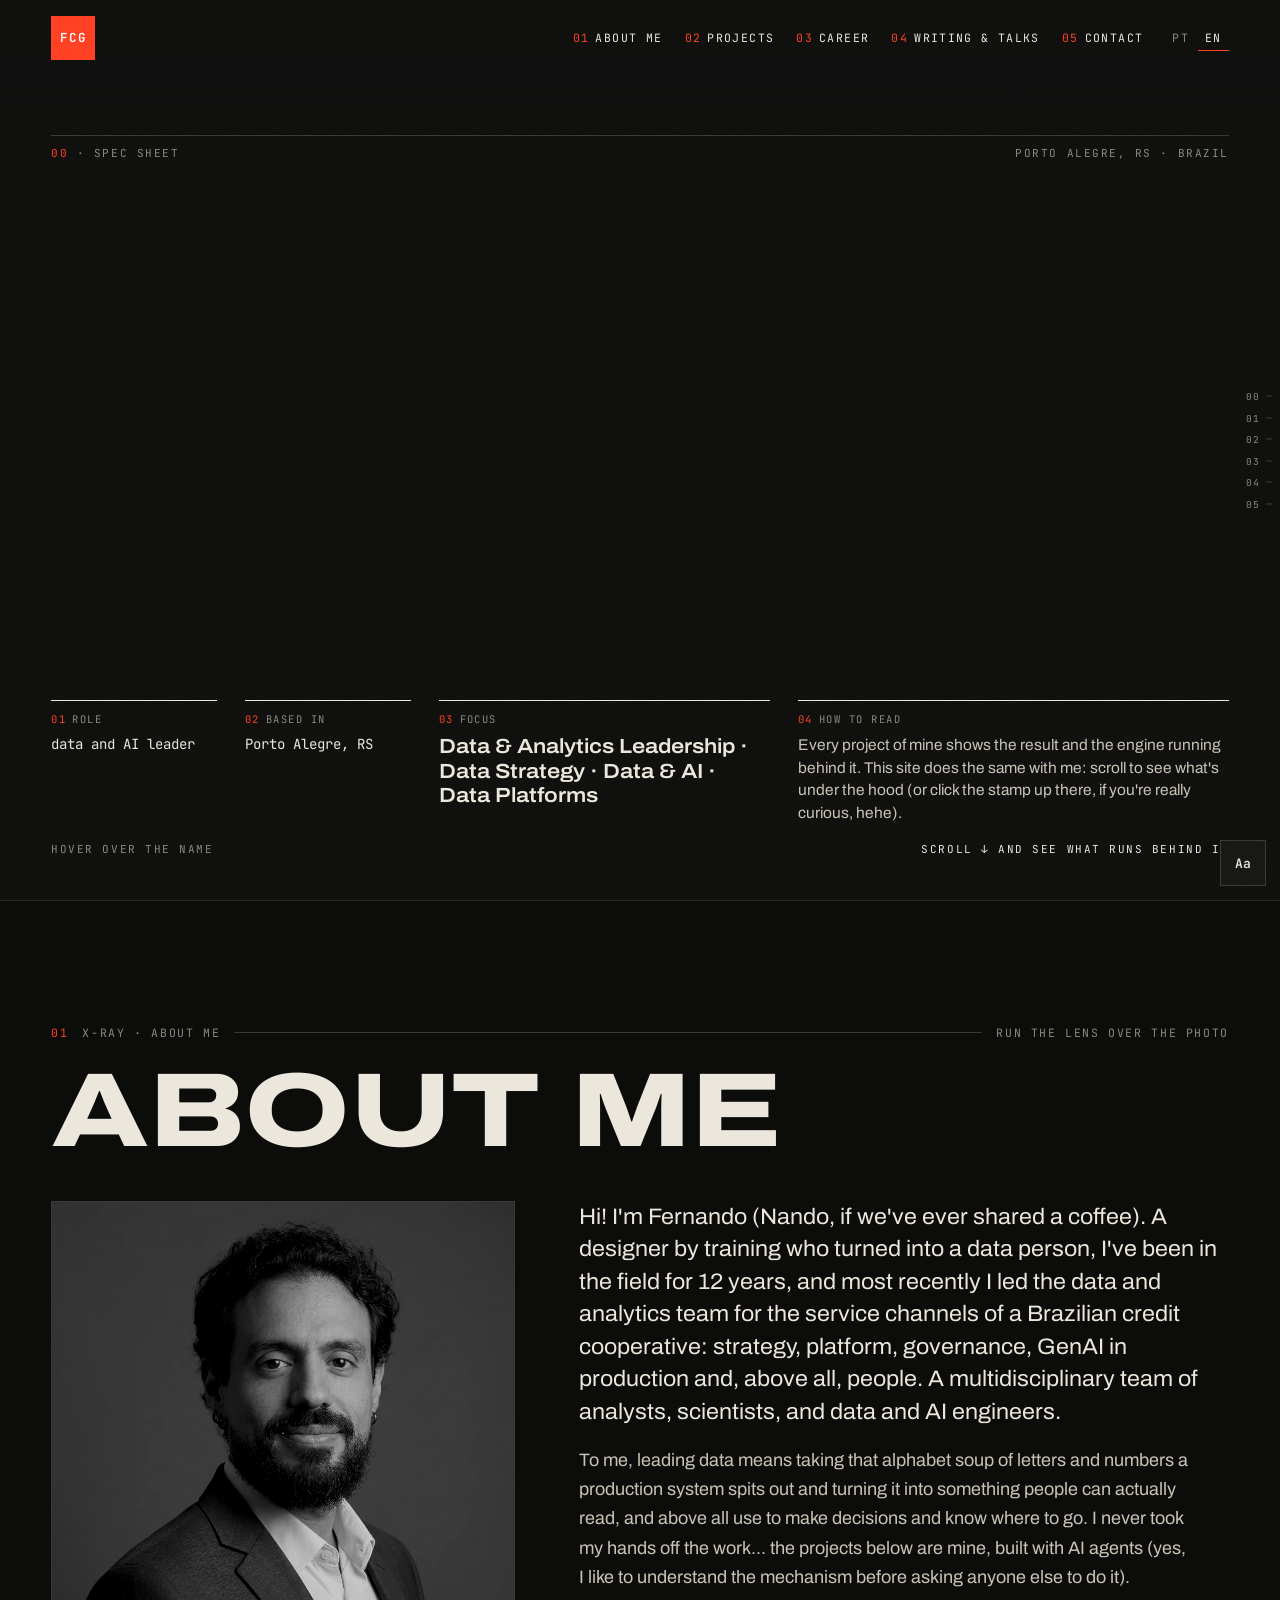
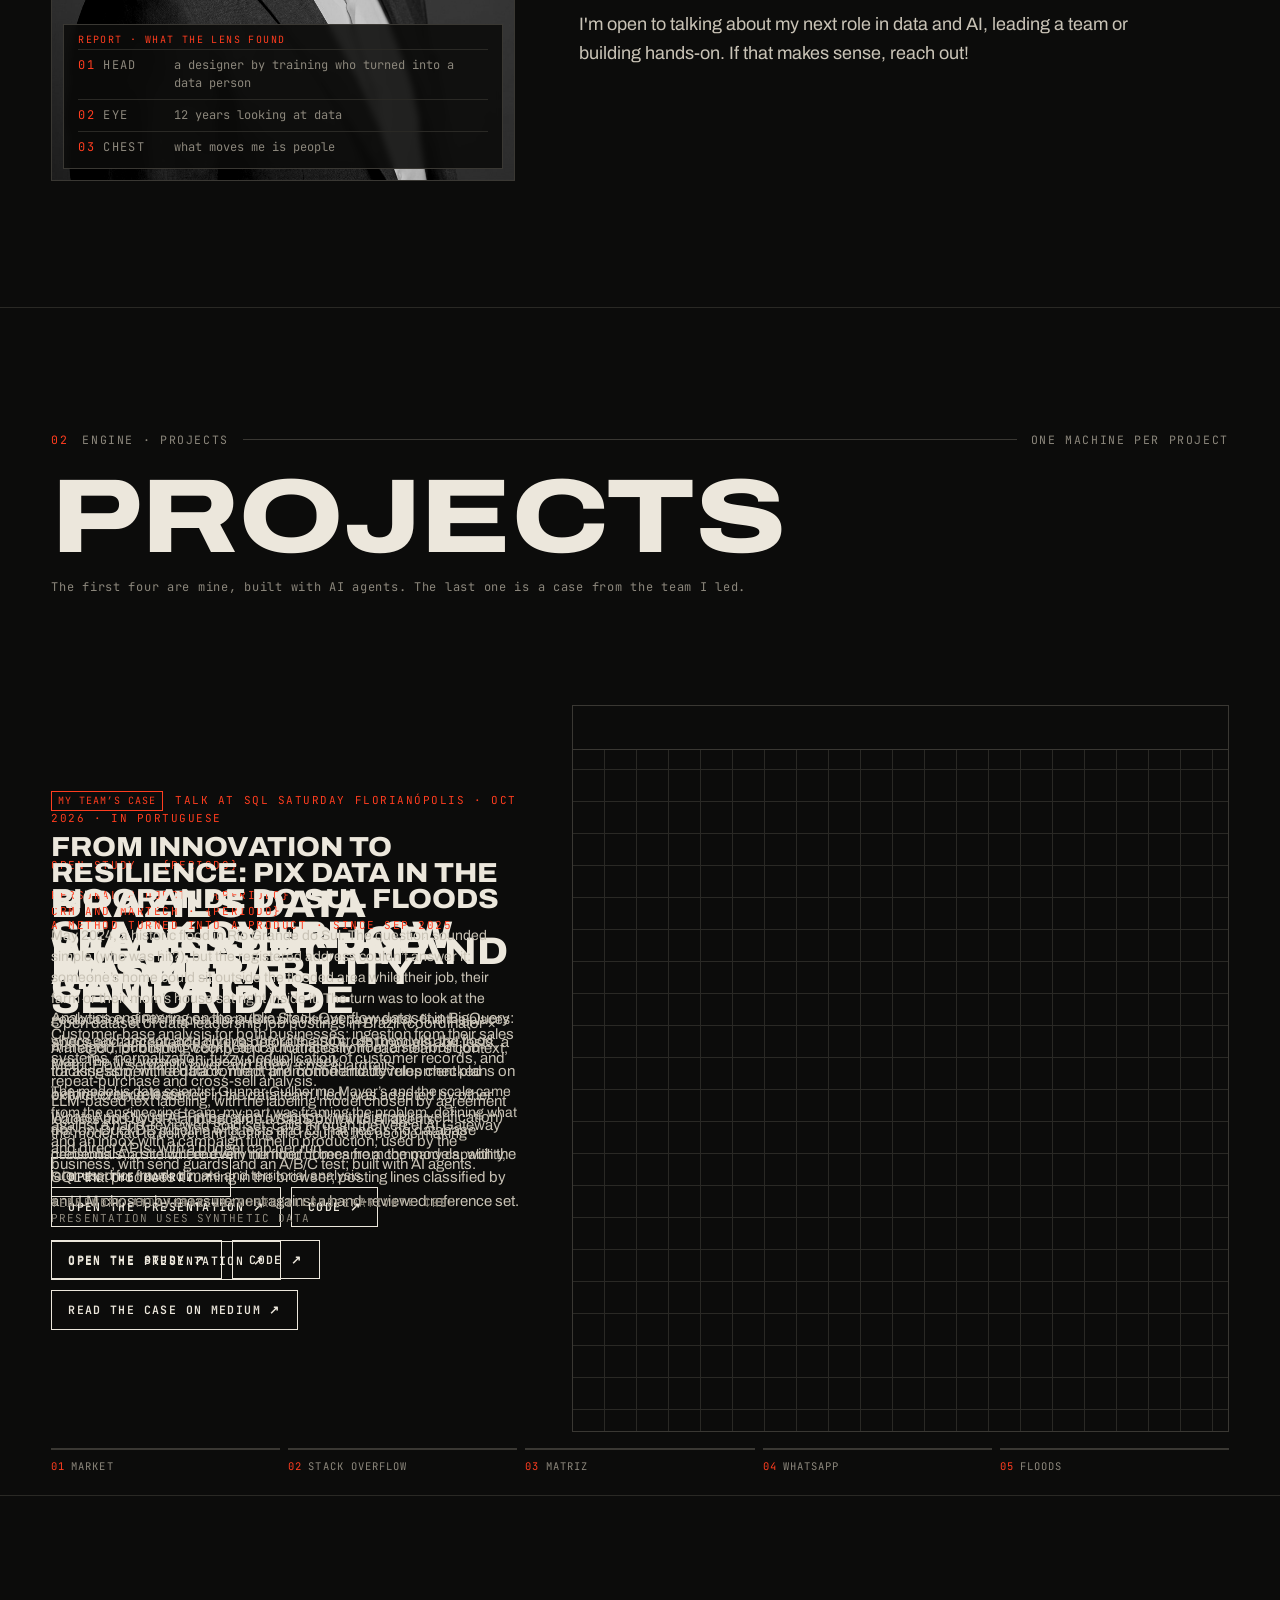
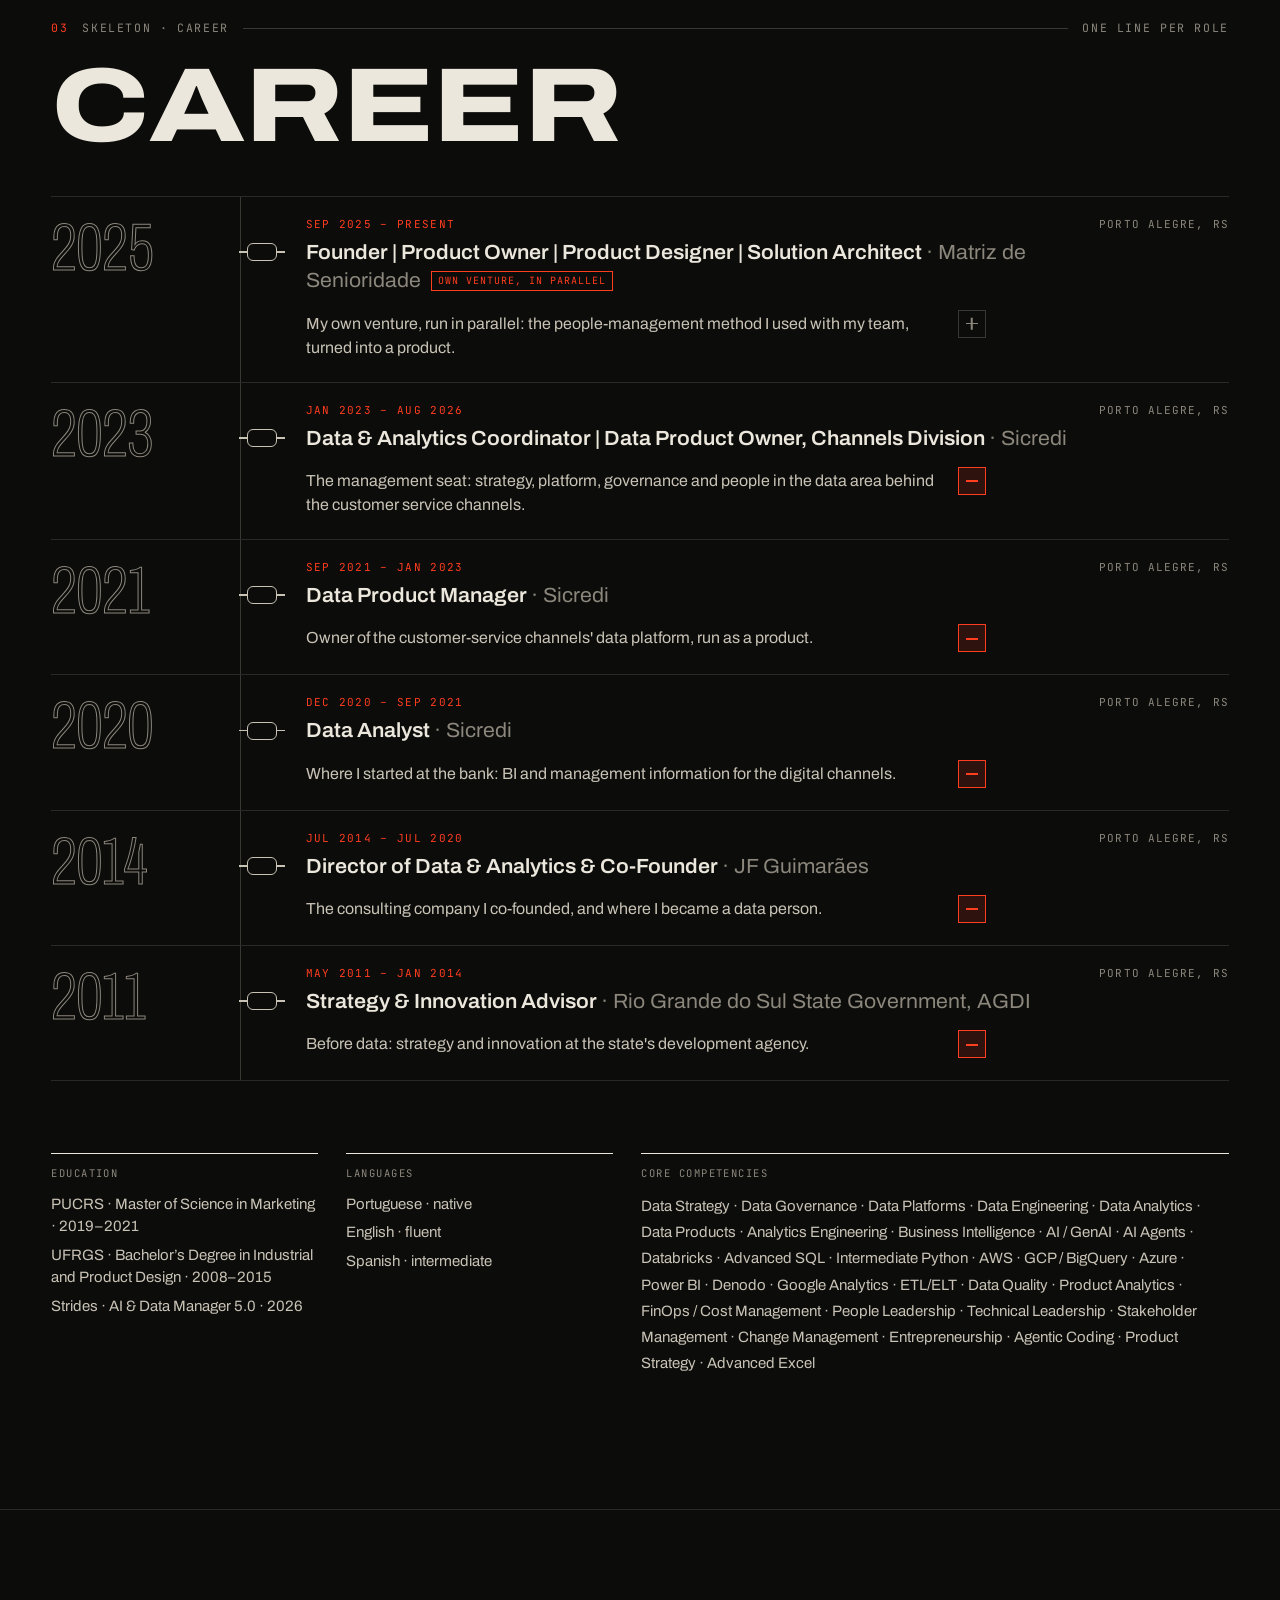
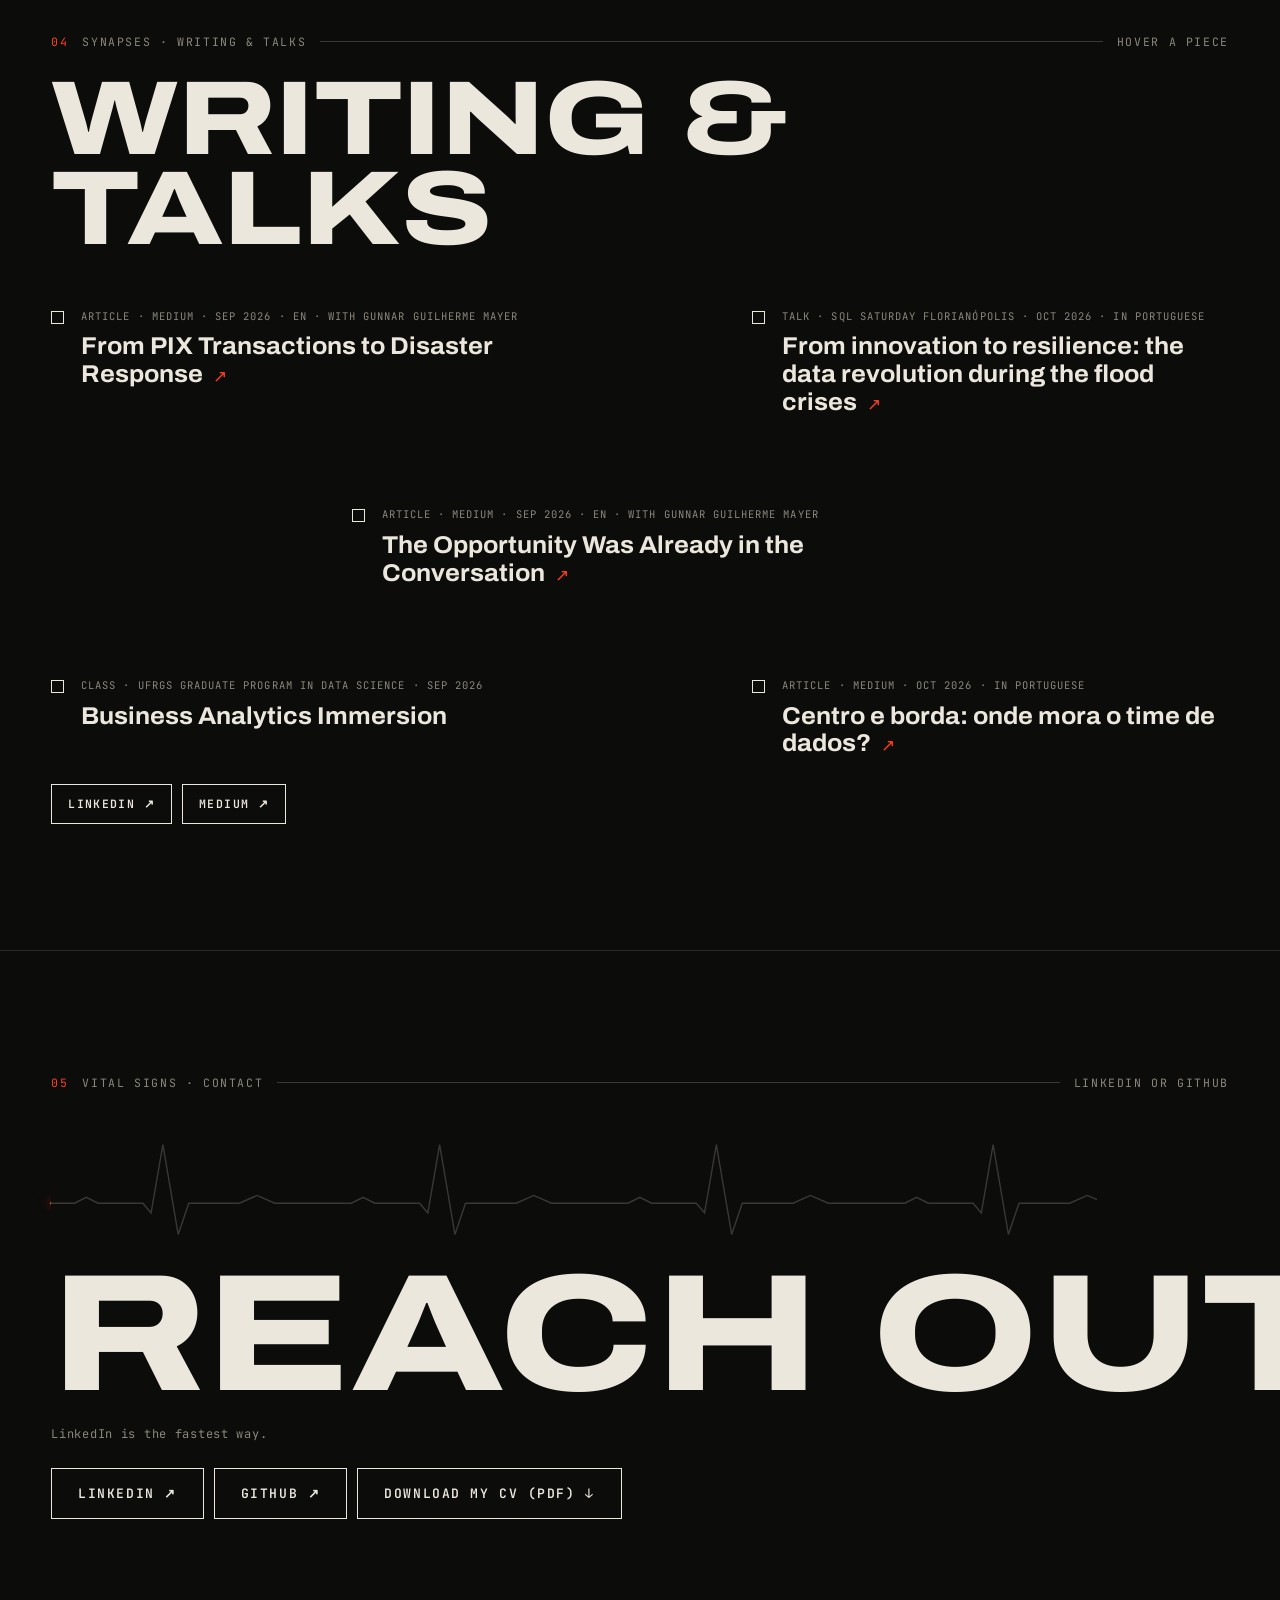
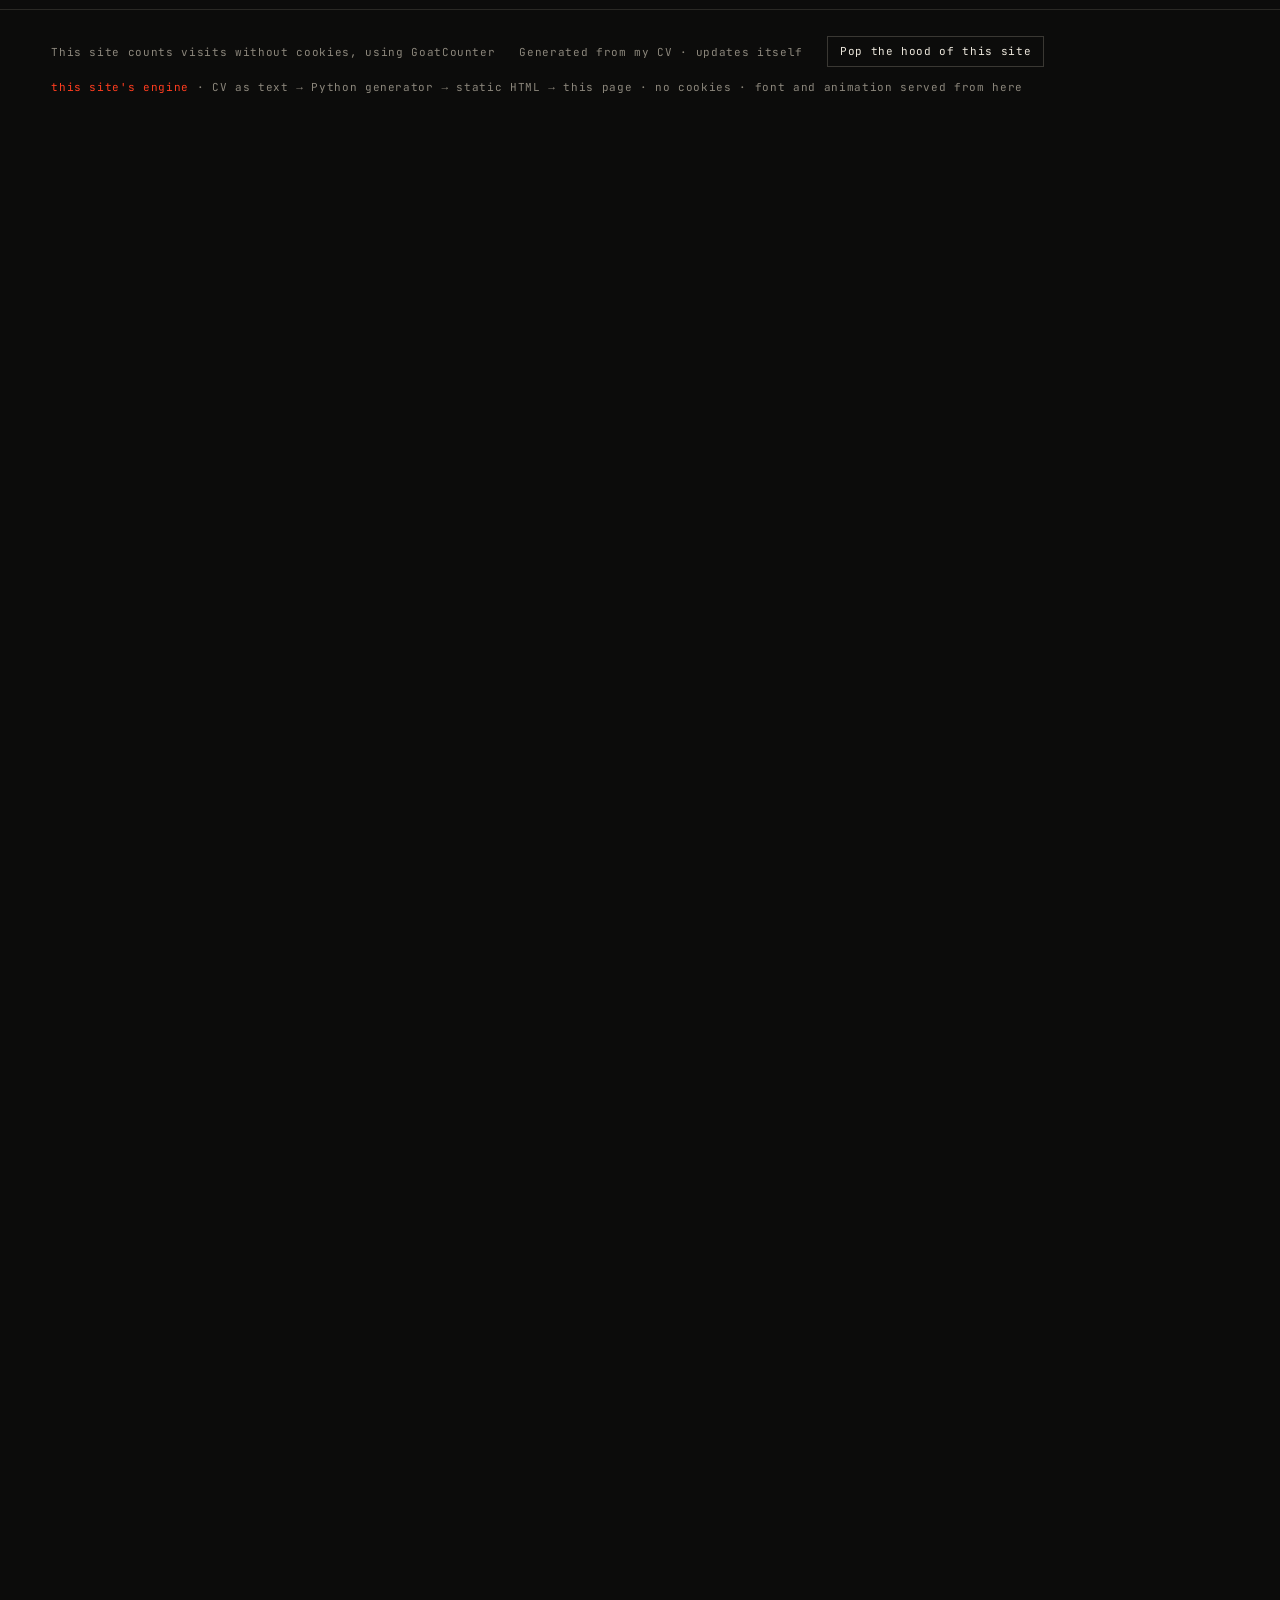
<file: en/index.html>
<!doctype html>
<html lang="en" class="no-js"><head><meta charset="utf-8">
<meta name="viewport" content="width=device-width,initial-scale=1">
<title>Fernando Carlini Guimarães · data and AI leadership</title>
<meta name="description" content="Data and AI Leader in Brazil. Every project here shows the result and the engine behind it (so does this site, just scroll).">
<meta property="og:type" content="website">
<meta property="og:site_name" content="Fernando Carlini Guimarães">
<meta property="og:locale" content="en_US">
<meta property="og:title" content="Fernando Carlini Guimarães · data and AI leadership">
<meta property="og:description" content="Data and AI Leader in Brazil. Every project here shows the result and the engine behind it (so does this site, just scroll).">
<meta property="og:image" content="https://fernandocarliniguimaraes.com/assets/og-en-2.png">
<meta property="og:image:width" content="1200">
<meta property="og:image:height" content="630">
<meta property="og:image:alt" content="Fernando Carlini Guimarães, data and AI leader in Brazil">
<meta name="twitter:card" content="summary_large_image">
<link rel="preload" href="../assets/fonts/archivo.woff2" as="font" type="font/woff2" crossorigin>
<link rel="stylesheet" href="../assets/site.css">
<link rel="icon" href="../favicon.ico" sizes="32x32">
<link rel="icon" href="../favicon.svg" type="image/svg+xml">
<link rel="apple-touch-icon" href="../apple-touch-icon.png">
<script>try{var t=localStorage.getItem("ts");if(/^[123]$/.test(t))document.documentElement.dataset.ts=t}catch(e){}</script>
<script>window.goatcounter={path:function(p){return location.host+p.split("?")[0]}}</script>
<script data-goatcounter="https://nandodsg.goatcounter.com/count" async src="//gc.zgo.at/count.js"></script>
</head>
<body>
<a class="skip" data-i18n="skip" href="#quem-sou">Skip to content</a>
<div aria-hidden="true" class="grain"></div>
<button aria-label="Pop the hood of this site" aria-pressed="false" class="stamp" data-capo="" data-i18n-aria="stampa" type="button">FCG</button>
<header class="top" data-top="">
<span class="tag" data-i18n="tag">Fernando Carlini Guimarães · data and AI leadership</span>
<nav aria-label="Sections" class="nav" data-i18n-aria="nava">
<a href="#quem-sou"><i>01</i><span data-i18n="n0">About me</span></a>
<a href="#projetos"><i>02</i><span data-i18n="n1">Projects</span></a>
<a href="#trajetoria"><i>03</i><span data-i18n="n2">Career</span></a>
<a href="#escrita"><i>04</i><span data-i18n="n3">Writing &amp; talks</span></a>
<a href="#contato"><i>05</i><span data-i18n="n4">Contact</span></a>
<span class="lang"><a data-lang="pt" href="../">PT</a><a data-lang="en" href="./" hreflang="en" aria-current="true">EN</a></span>
</nav>
</header>
<nav aria-hidden="true" class="gauge">
<a href="#topo" tabindex="-1">00</a><a href="#quem-sou" tabindex="-1">01</a><a href="#projetos" tabindex="-1">02</a><a href="#trajetoria" tabindex="-1">03</a><a href="#escrita" tabindex="-1">04</a><a href="#contato" tabindex="-1">05</a>
</nav>
<main>
<section class="hero" data-oi="o0" data-origem="source · CV › header: name, title and city · phone and email stay out" data-sec="" id="topo">
<div class="hd"><span><b>00</b> · <span data-i18n="hd1">Spec sheet</span></span><span data-i18n="hd2">Porto Alegre, RS · Brazil</span></div>
<h1 class="name" data-name="Fernando Carlini Guimarães"><span class="rw">Fernando</span> <span class="rw">Carlini Guimarães</span></h1>
<dl class="spec">
<div class="v"><dt><b>01</b><span data-i18n="sp1">Role</span></dt><dd data-dec="" data-i18n="sp1v">data and AI leader</dd></div>
<div class="v"><dt><b>02</b><span data-i18n="sp2">Based in</span></dt><dd data-dec="">Porto Alegre, RS</dd></div>
<div class="big"><dt><b>03</b><span data-i18n="sp3">Focus</span></dt><dd>Data &amp; Analytics Leadership · Data Strategy · Data &amp; AI · Data Platforms</dd></div>
<div class="wide"><dt><b>04</b><span data-i18n="sp4">How to read</span></dt><dd data-i18n="sub">Every project of mine shows the result and the engine running behind it. This site does the same with me: scroll to see what's under the hood (or click the stamp up there, if you're really curious, hehe).</dd></div>
</dl>
<p class="cue"><span class="f" data-i18n="cue1">hover over the name</span><span data-i18n="cue2">scroll ↓ and see what runs behind it</span></p>
</section>
<section class="quem" data-oi="o2" data-origem="source · text written by hand · photo in two layers: the photo on top, the X-ray underneath" data-sec="" id="quem-sou">
<p class="kick"><b>01</b><span data-i18n="k2">X-ray · about me</span><i></i><span data-i18n="k2r">run the lens over the photo</span></p>
<h2 class="h-big" data-i18n="h2q" data-split="">About me</h2>
<div class="q-grid">
<div class="q-fig">
<figure class="scan-fig" data-lens="">
<div class="ph"><img alt="Fernando Carlini Guimarães" src="../assets/foto.jpg"/></div>
<div aria-hidden="true" class="xr"><img alt="" src="../assets/foto.jpg"/>
<span class="mk" style="--x:52%;--y:14%"><b>01</b></span>
<span class="mk" style="--x:48%;--y:28%"><b>02</b></span>
<span class="mk" style="--x:62%;--y:68%"><b>03</b></span>
</div>
<span aria-hidden="true" class="lens"><span class="lbl">x 000 · y 000</span></span>
</figure>
<div class="laudo">
<p class="laudo-t" data-i18n="laudo">Report · what the lens found</p>
<ul class="notas">
<li><b><i>01</i><span data-i18n="q1a">Head</span></b><span data-i18n="q1b">a designer by training who turned into a data person</span></li>
<li><b><i>02</i><span data-i18n="q2a">Eye</span></b><span data-i18n="q2b">12 years looking at data</span></li>
<li><b><i>03</i><span data-i18n="q3a">Chest</span></b><span data-i18n="q3b">what moves me is people</span></li>
</ul>
</div>
</div>
<div class="q-txt">
<p class="lead" data-i18n="q-p1">Hi! I'm Fernando (Nando, if we've ever shared a coffee). A designer by training who turned into a data person, I've been in the field for 12 years, and most recently I led the data and analytics team for the service channels of a Brazilian credit cooperative: strategy, platform, governance, GenAI in production and, above all, people. A multidisciplinary team of analysts, scientists, and data and AI engineers.</p>
<p data-i18n="q-p2">To me, leading data means taking that alphabet soup of letters and numbers a production system spits out and turning it into something people can actually read, and above all use to make decisions and know where to go. I never took my hands off the work... the projects below are mine, built with AI agents (yes, I like to understand the mechanism before asking anyone else to do it).</p>
<p data-i18n="q-p3">I'm open to talking about my next role in data and AI, leading a team or building hands-on. If that makes sense, reach out!</p>
</div>
</div>
</section>
<section class="motor" data-motor="" data-oi="o3" data-origem="source · the first four: CV › Projects and Portfolio, word for word · the fifth, the floods case, is text written for the site, not in the CV · each one's parts are written by hand" data-sec="" id="projetos">
<div class="m-head">
<p class="kick"><b>02</b><span data-i18n="k3">Engine · projects</span><i></i><span data-i18n="k3r">one machine per project</span></p>
<h2 class="h-big" data-i18n="h2p" data-split="">Projects</h2>
<p class="psub" data-i18n="psub">The first four are mine, built with AI agents. The last one is a case from the team I led.</p>
</div>
<div class="pin">
<div class="mgrid">
<div class="ptxt">
<article class="proj">
<p class="p-meta" data-i18n="p1e">Open study · Nov 2026 – Present</p>
<h3 data-i18n="s1t">Brazil's Data Leadership Job Market</h3>
<p class="d" data-i18n="p1a">Open dataset of data-leadership job postings in Brazil (coordinator × manager), published weekly and automatically from a self-built job-tracking app, with a data contract and confidentiality rules checked before every release.</p>
<p class="d" data-i18n="p1b">dbt-on-DuckDB pipeline with tests and CI that needs no database credentials; a site where every number comes from the models, with the SQL that produces it running in the browser; posting lines classified by an LLM chosen by measurement against a hand-reviewed reference set.</p>
<p class="acts"><a data-goatcounter-click="portfolio:mercado" href="https://mercado.fernandocarliniguimaraes.com/" rel="noopener"><span data-i18n="s1a">Open the study</span> ↗</a><a data-goatcounter-click="portfolio:mercado-github" href="https://github.com/nandodsg/mercado-gestao-dados-br" rel="noopener"><span data-i18n="cod">Code</span> ↗</a></p>
<p class="pecas-t" data-i18n="pt">The parts</p>
<ol class="path pecas">
<li><b data-i18n="c11a">Job-tracking app</b><span data-i18n="c11b">where the data is born</span><i class="pe" data-i18n="e11">The data comes from a job-tracking app I built: every posting I read becomes a record.</i></li>
<li><b data-i18n="c12a">Data contract and confidentiality</b><span data-i18n="c12b">checked before every release</span><i class="pe" data-i18n="e12">A closed list decides what leaves the private database. Notes, assessments and anything that identifies me never do.</i></li>
<li><b data-i18n="c13a">dbt on DuckDB</b><span data-i18n="c13b">tests and CI with no database credentials</span><i class="pe" data-i18n="e13">Every week the pipeline rebuilds from scratch and checks contract and confidentiality before publishing.</i></li>
<li><b data-i18n="c14a">LLM measured against a reference</b><span data-i18n="c14b">classifies every line of the postings</span><i class="pe" data-i18n="e14">I picked the model that classifies the postings on performance against a reference I reviewed, not on price.</i></li>
<li><b data-i18n="c15a">Site with the SQL next to it</b><span data-i18n="c15b">every number with the query behind it</span><i class="pe" data-i18n="e15">No number is typed by hand: every chart shows the query behind it, and anyone can run it again.</i></li>
</ol>
</article>
<article class="proj">
<p class="p-meta" data-i18n="p2e">Personal project · Oct–Nov 2026</p>
<h3>Stack Overflow Answerability</h3>
<p class="d" data-i18n="p2a">Analytics engineering on the public Stack Overflow dataset in BigQuery: specs and acceptance criteria before the SQL, dbt models and tests, a MetricFlow semantic layer, and query-cost guardrails.</p>
<p class="d" data-i18n="p2b">LLM-based text labeling, with the labeling model chosen by agreement against a hand-reviewed gold set; calls through the Vercel AI Gateway and direct APIs, with a budget cap per run.</p>
<p class="acts"><a data-goatcounter-click="portfolio:stackoverflow" href="https://stackoverflow.fernandocarliniguimaraes.com/" rel="noopener"><span data-i18n="s2a">Open the presentation</span> ↗</a><a data-goatcounter-click="portfolio:stackoverflow-github" href="https://github.com/nandodsg/stackoverflow-answerability" rel="noopener"><span data-i18n="cod">Code</span> ↗</a></p>
<div aria-label="Parts of the machine" class="pstrip" data-i18n-aria="stripa" role="group"></div>
<p class="pecas-t" data-i18n="pt">The parts</p>
<ol class="path pecas">
<li><b>BigQuery</b><span data-i18n="c21b">the public Stack Overflow dataset</span><i class="pe" data-i18n="e21">A business question on big public data: what makes a Stack Overflow question get answered.</i></li>
<li><b data-i18n="c22a">dbt models and tests</b><span data-i18n="c22b">specs and acceptance criteria before the SQL</span><i class="pe" data-i18n="e22">Before any SQL, each definition got an acceptance criterion, and each criterion became an automated test.</i></li>
<li><b>MetricFlow</b><span data-i18n="c23b">semantic layer</span><i class="pe" data-i18n="e23">Each metric is defined in one place, and a script checks that the report matches the models.</i></li>
<li><b>Vercel AI Gateway</b><span data-i18n="c24b">calls with a budget cap per run</span><i class="pe" data-i18n="e24">Every paid run has its cost estimated up front and a cap it can't go over.</i></li>
<li><b data-i18n="c25a">LLM + gold set</b><span data-i18n="c25b">labeling measured by agreement</span><i class="pe" data-i18n="e25">I picked the model the way you pick a vendor: on a test it didn't write, against labels I reviewed.</i></li>
</ol>
</article>
<article class="proj">
<p class="p-meta" data-i18n="p3e">A method turned into a product · since Sep 2025</p>
<h3>Matriz de Senioridade</h3>
<p class="d" data-i18n="p3a">A method for building competency matrices from each team's context, for assessment, feedback, merit, promotion and development plans on explicit criteria. It started in the data team I led, was adapted by other leaders and by HR, and became a SaaS built with AI agents.</p>
<p class="acts"><a data-goatcounter-click="portfolio:matriz" href="https://matrizdesenioridade.com" rel="noopener"><span data-i18n="s3a">Open the Matriz</span> ↗</a></p>
<div aria-label="Parts of the machine" class="pstrip" data-i18n-aria="stripa" role="group"></div>
<p class="pecas-t" data-i18n="pt3">The parts of the method</p>
<ol class="path pecas">
<li><b data-i18n="z1a">The team's context</b><span data-i18n="z1b">where every matrix starts</span><i class="pe" data-i18n="e31">Every matrix starts from what that team has to deliver, not from a ready-made list of competencies.</i></li>
<li><b data-i18n="z2a">Competencies and levels</b><span data-i18n="z2b">steps on the Dreyfus model</span><i class="pe" data-i18n="e32">Each competency gets steps described as observable behavior, from novice to expert.</i></li>
<li><b data-i18n="z3a">Assessment and feedback</b><span data-i18n="z3b">the conversation on top of the criteria</span><i class="pe" data-i18n="e33">Self and leader assessments meet in the feedback session, and the talk starts from the criteria, not impressions.</i></li>
<li><b data-i18n="z4a">Merit and promotion</b><span data-i18n="z4b">decided on the same criteria</span><i class="pe" data-i18n="e34">Merit and promotion use the same yardstick as feedback: everyone knows what's missing for the next level.</i></li>
<li><b data-i18n="z5a">Development plan</b><span data-i18n="z5b">each person's next step</span><i class="pe" data-i18n="e35">The development plan comes from the gap between today's level and the next, with one concrete step per person.</i></li>
</ol>
</article>
<article class="proj">
<p class="p-meta" data-i18n="p4e">CRM and martech · Sep–Oct 2026</p>
<h3 data-i18n="p4t">WhatsApp CRM and Campaigns</h3>
<p class="d" data-i18n="p4a">Customer-base analysis for both businesses: ingestion from their sales systems, normalization, fuzzy deduplication of customer records, and repeat-purchase and cross-sell analysis.</p>
<p class="d" data-i18n="p4b">WhatsApp Cloud API integration (webhook with signature verification) and an inbox with a campaign funnel in production, used by the business, with send guards and an A/B/C test; built with AI agents.</p>
<p class="p-note" data-i18n="p4n">A brewery and a bar in Porto Alegre · private code</p>
<div aria-label="Parts of the machine" class="pstrip" data-i18n-aria="stripa" role="group"></div>
<p class="pecas-t" data-i18n="pt">The parts</p>
<ol class="path pecas">
<li><b data-i18n="c41a">Ingestion and normalization</b><span data-i18n="c41b">from both businesses' sales systems</span><i class="pe" data-i18n="e41">The two businesses sold through different systems. Step one was bringing everything into a single customer base.</i></li>
<li><b data-i18n="c42a">Fuzzy deduplication</b><span data-i18n="c42b">of customer records</span><i class="pe" data-i18n="e42">The same customer showed up spelled in different ways. Merging the duplicates revealed the real customer base.</i></li>
<li><b data-i18n="c44a">Inbox + funnel</b><span data-i18n="c44b">campaigns in production, used by the business</span><i class="pe" data-i18n="e43">The team handles every conversation and follows the funnel from their phones. It's in use by the business.</i></li>
<li><b data-i18n="c45a">A/B/C test</b><span data-i18n="c45b">with send guards</span><i class="pe" data-i18n="e44">The owners wanted to know which offer works best, so the campaign became a test, guarded against repeat messages.</i></li>
<li><b>WhatsApp Cloud API</b><span data-i18n="c43b">webhook with signature verification</span><i class="pe" data-i18n="e45">Integration with the official WhatsApp API, accepting only events whose Meta signature checks out.</i></li>
</ol>
</article>
<article class="proj proj-case">
<p class="p-meta" data-i18n="p5e"><span class="tag2">My team’s case</span>talk at SQL Saturday Florianópolis · Oct 2026 · in Portuguese</p>
<h3 data-i18n="p5t">From innovation to resilience: PIX data in the Rio Grande do Sul floods</h3>
<p class="d" data-i18n="p5a">May 2024, a historic flood in Rio Grande do Sul. The question sounded simple (who was hit?), but the registered address couldn’t answer it: someone’s home could sit outside the flooded area while their job, their farm or their mom’s house sat right inside it. The turn was to look at the geolocation of PIX transactions (Brazil’s instant payments), find the places where each person actually lives their life, and cross them with the flood map. The first version shipped in under a week.</p>
<p class="d" data-i18n="p5b">The model is data scientist Gunnar Guilherme Mayer’s and the scale came from the engineering team; my part was framing the problem, defining what the model had to deliver and getting the result to the people making decisions. And it didn’t end with the flood: it became a company capability, later used for fraud, climate and territorial analysis.</p>
<p class="p-note" data-i18n="p5n">Team work at a Brazilian credit cooperative · the presentation uses synthetic data</p>
<p class="acts"><a data-goatcounter-click="portfolio:palestra" href="https://palestras.fernandocarliniguimaraes.com/sqlsaturday-2026/" rel="noopener"><span data-i18n="s5a">Open the presentation</span> ↗</a><a href="https://medium.com/@fernandocarliniguimaraes/from-pix-transactions-to-disaster-response-127e4f9a80d0" rel="noopener"><span data-i18n="s5b">Read the case on Medium</span> ↗</a></p>
<div aria-label="Parts of the machine" class="pstrip" data-i18n-aria="stripa" role="group"></div>
<p class="pecas-t" data-i18n="pt">The parts</p>
<ol class="path pecas">
<li><b data-i18n="c51a">Geolocated PIX payments</b><span data-i18n="c51b">presence as behavior, not a registry field</span><i class="pe" data-i18n="e51">The data was already there: every PIX payment carries where the person was, no survey needed.</i></li>
<li><b data-i18n="c52a">One DBSCAN per person</b><span data-i18n="c52b">one or many places, no fixed number</span><i class="pe" data-i18n="e52">Each person gets their own model, which finds how many places matter to them without guessing a number.</i></li>
<li><b data-i18n="c53a">Centers of gravity</b><span data-i18n="c53b">the places that weigh in each person’s life</span><i class="pe" data-i18n="e53">Each place gets a weight, to tell home and work apart from a one-off visit.</i></li>
<li><b data-i18n="c54a">Flood map</b><span data-i18n="c54b">crossed with UFRGS’s official polygons</span><i class="pe" data-i18n="e54">Each person's places, crossed with the official flood map: it finds who was hit even with an address outside.</i></li>
<li><b data-i18n="c55a">From map to action</b><span data-i18n="c55b">app access, credit and rebuilding, prioritized</span><i class="pe" data-i18n="e55">From map to decision: app access, credit and rebuilding prioritized, in under a week.</i></li>
</ol>
</article>
<span aria-hidden="true" class="mwipe"></span>
</div>
<div aria-hidden="true" class="stage">
<div class="xv">
<div class="stack"><div class="spin">
<div class="plate p1"><i></i><span class="no">01</span></div>
<div class="plate p2"><i></i><span class="no">02</span></div>
<div class="plate p3"><i></i><span class="no">03</span></div>
<div class="plate p4"><i></i><span class="no">04</span></div>
<div class="plate p5"><i></i><span class="no">05</span></div>
<div class="sig"></div>
</div></div>
<svg class="leaders"></svg>
<ol class="labels"></ol>
</div>
<div class="mach" data-m="so"><div class="cap"></div><svg viewbox="0 60 720 466"></svg></div>
<div class="mach" data-m="mz"><div class="cap"></div><svg viewbox="0 60 720 466"></svg></div>
<div class="mach" data-m="crm"><div class="cap"></div><svg viewbox="0 60 720 466"></svg></div>
<div class="mach" data-m="fl"><div class="cap"></div><svg viewbox="0 30 720 410"></svg></div>
</div>
</div>
<div class="mseg">
<button type="button"><i></i><b>01</b><span data-i18n="sg1">Market</span></button>
<button type="button"><i></i><b>02</b><span>Stack Overflow</span></button>
<button type="button"><i></i><b>03</b><span>Matriz</span></button>
<button type="button"><i></i><b>04</b><span data-i18n="sg4">WhatsApp</span></button>
<button type="button"><i></i><b>05</b><span data-i18n="sg5">Floods</span></button>
</div>
</div>
</section>
<section class="traj" data-oi="o4" data-origem="source · CV › Experience: one line per role (period, role, company, city) · the detail of each role is text written for the site; the CV bullets stay out" data-sec="" id="trajetoria">
<p class="kick"><b>03</b><span data-i18n="k4">Skeleton · career</span><i></i><span data-i18n="k4r">one line per role</span></p>
<h2 class="h-big" data-i18n="h2t" data-split="">Career</h2>
<ol class="spine">
<li><span class="yr" aria-hidden="true">2025</span><span class="vb" aria-hidden="true"></span><div><time class="per">Sep 2025 – Present</time><span class="cg"><span>Founder | Product Owner | Product Designer | Solution Architect</span> <span class="emp">· Matriz de Senioridade</span></span><span class="tag2">own venture, in parallel</span><div class="sf"><button aria-controls="sf-1" aria-expanded="true" class="sf-b" type="button"><span class="sf-a">My own venture, run in parallel: the people-management method I used with my team, turned into a product.</span><span aria-hidden="true" class="sf-i"></span></button><div class="sf-p" id="sf-1"><div class="sf-pi"><ul><li>The method was born in the data team I led, ran for three annual cycles (assessment, feedback, merit, promotion and development plans) and was adapted by other leaders and by HR.</li><li>I play the whole product role: value proposition, user journeys, business rules, functional architecture and roadmap.</li><li>I build it with AI agents under my direction: I write the context, the conventions and the definition of done; they implement, test and document.</li><li>Under the hood: multi-tenant with Row Level Security isolation on Supabase, Next.js and TypeScript, AI through the Anthropic SDK, product instrumentation with GA4 and in-house A/B tests, and a security review that closed a privilege-escalation path and cross-tenant leaks.</li></ul></div></div></div></div><span class="cid">Porto Alegre, RS</span></li>
<li><span class="yr" aria-hidden="true">2023</span><span class="vb" aria-hidden="true"></span><div><time class="per">Jan 2023 – Aug 2026</time><span class="cg"><span>Data &amp; Analytics Coordinator | Data Product Owner, Channels Division</span> <span class="emp">· Sicredi</span></span><div class="sf"><button aria-controls="sf-2" aria-expanded="true" class="sf-b" type="button"><span class="sf-a">The management seat: strategy, platform, governance and people in the data area behind the customer service channels.</span><span aria-hidden="true" class="sf-i"></span></button><div class="sf-p" id="sf-2"><div class="sf-pi"><ul><li>Led a multidisciplinary team of about 15 people: analysts, data scientists, and data and AI engineers.</li><li>Data strategy and governance, the data product lifecycle, and the evolution of the platform and the management information system used by more than 10,000 people across the company. Budget, headcount, vendors and FinOps on my desk.</li><li>Led the company's first generative AI platform in production: more than 4 million WhatsApp conversations a month turned into structured commercial information (the full story is on Medium, under Writing &amp; talks).</li><li>Product analytics at scale: Google Analytics covering about 9 million members and 8 billion events a month, from governance to cost.</li><li>Merit and promotion on explicit criteria, using the competency-matrix method that later became the Matriz de Senioridade.</li></ul></div></div></div></div><span class="cid">Porto Alegre, RS</span></li>
<li><span class="yr" aria-hidden="true">2021</span><span class="vb" aria-hidden="true"></span><div><time class="per">Sep 2021 – Jan 2023</time><span class="cg"><span>Data Product Manager</span> <span class="emp">· Sicredi</span></span><div class="sf"><button aria-controls="sf-3" aria-expanded="true" class="sf-b" type="button"><span class="sf-a">Owner of the customer-service channels' data platform, run as a product.</span><span aria-hidden="true" class="sf-i"></span></button><div class="sf-p" id="sf-3"><div class="sf-pi"><ul><li>Strategy and roadmap for the platform serving nine service channels and contexts.</li><li>Led the modernization of the management information system: more than 400 tables moved from on-premises Teradata to an AWS data lake on Databricks, and ingestion grew to cover Oracle, MongoDB and PostgreSQL.</li><li>Directed the migration of more than 100 reports and analytical products to Power BI and Denodo, used by more than 10,000 people a month, with the adoption work alongside (a new platform nobody uses is just cost).</li><li>Hands-on the whole time: SQL, data modeling, ETL/ELT, data validation and troubleshooting, alongside technical and product leadership.</li></ul></div></div></div></div><span class="cid">Porto Alegre, RS</span></li>
<li><span class="yr" aria-hidden="true">2020</span><span class="vb" aria-hidden="true"></span><div><time class="per">Dec 2020 – Sep 2021</time><span class="cg"><span>Data Analyst</span> <span class="emp">· Sicredi</span></span><div class="sf"><button aria-controls="sf-4" aria-expanded="true" class="sf-b" type="button"><span class="sf-a">Where I started at the bank: BI and management information for the digital channels.</span><span aria-hidden="true" class="sf-i"></span></button><div class="sf-p" id="sf-4"><div class="sf-pi"><ul><li>Analysis and dashboards with SQL, Python, SAS Enterprise Guide, Power BI and Denodo.</li><li>Migrated the management reporting platform from Tableau to Power BI.</li><li>Automated an executive report that took about 20 days to put together... it now came out in about 2 hours.</li></ul></div></div></div></div><span class="cid">Porto Alegre, RS</span></li>
<li><span class="yr" aria-hidden="true">2014</span><span class="vb" aria-hidden="true"></span><div><time class="per">Jul 2014 – Jul 2020</time><span class="cg"><span>Director of Data &amp; Analytics &amp; Co-Founder</span> <span class="emp">· JF Guimarães</span></span><div class="sf"><button aria-controls="sf-5" aria-expanded="true" class="sf-b" type="button"><span class="sf-a">The consulting company I co-founded, and where I became a data person.</span><span aria-hidden="true" class="sf-i"></span></button><div class="sf-p" id="sf-5"><div class="sf-pi"><ul><li>Co-founded and ran a consultancy in data, analytics, people and innovation: strategy, business development, product and projects, always working with the client's leadership.</li><li>Projects for Tramontina, Braskem, Sicredi, Sicoob, Yara, BCG, Endeavor Brasil, HSM, Sebrae, Box1824, Melissa, FIERGS and Souza Cruz.</li><li>Our own analytics products and methods: organizational culture, sentiment analysis, segmentation and data-driven strategic planning. At one culture event, more than 900 testimonials classified by sentiment analysis in under an hour (done by hand, it took a day or two).</li></ul></div></div></div></div><span class="cid">Porto Alegre, RS</span></li>
<li><span class="yr" aria-hidden="true">2011</span><span class="vb" aria-hidden="true"></span><div><time class="per">May 2011 – Jan 2014</time><span class="cg"><span>Strategy &amp; Innovation Advisor</span> <span class="emp">· Rio Grande do Sul State Government, AGDI</span></span><div class="sf"><button aria-controls="sf-6" aria-expanded="true" class="sf-b" type="button"><span class="sf-a">Before data: strategy and innovation at the state's development agency.</span><span aria-hidden="true" class="sf-i"></span></button><div class="sf-p" id="sf-6"><div class="sf-pi"><ul><li>Advised the Planning Directorate and the Presidency on strategy, innovation, economic development and investment attraction, coordinating programs that brought together government, companies, universities and science and technology institutes.</li><li>Coordinated the Creative Industries Sector Program, with projects tied to raising about R$100 million.</li><li>With FINEP, helped run a state program bringing capital to innovative companies: about R$20 million in non-reimbursable funding for assistive technology projects.</li></ul></div></div></div></div><span class="cid">Porto Alegre, RS</span></li>
</ol>
<div class="extra">
<div>
<h3 data-i18n="x1">Education</h3>
<p>PUCRS · Master of Science in Marketing · 2019–2021</p>
<p>UFRGS · Bachelor’s Degree in Industrial and Product Design · 2008–2015</p>
<p>Strides · AI &amp; Data Manager 5.0 · 2026</p>
</div>
<div>
<h3 data-i18n="x2">Languages</h3>
<p>Portuguese · native</p>
<p>English · fluent</p>
<p>Spanish · intermediate</p>
</div>
<div>
<h3 data-i18n="x3">Core competencies</h3>
<p class="comp" data-i18n="x3a">Data Strategy · Data Governance · Data Platforms · Data Engineering · Data Analytics · Data Products · Analytics Engineering · Business Intelligence · AI / GenAI · AI Agents · Databricks · Advanced SQL · Intermediate Python · AWS · GCP / BigQuery · Azure · Power BI · Denodo · Google Analytics · ETL/ELT · Data Quality · Product Analytics · FinOps / Cost Management · People Leadership · Technical Leadership · Stakeholder Management · Change Management · Entrepreneurship · Agentic Coding · Product Strategy · Advanced Excel</p>
</div>
</div>
</section>
<section class="esc" data-oi="o5" data-origem="source · hand-written list, only what's already published · the wires say which pieces talk to each other" data-sec="" id="escrita">
<p class="kick"><b>04</b><span data-i18n="k5">Synapses · writing &amp; talks</span><i></i><span data-i18n="k5r">hover a piece</span></p>
<h2 class="h-big" data-i18n="h2e" data-split="">Writing &amp; talks</h2>
<div class="rede" data-edges="pix-enchente:data in the flood|pix-conversa:data turned into product|conversa-aula:from dashboard to product|aula-borda:data close to the decision" data-rede="">
<svg aria-hidden="true"></svg>
<ul>
<li class="node" data-n="pix"><span aria-hidden="true" class="tm"></span><span class="m" data-i18n="e1m">Article · Medium · Sep 2026 · EN · with Gunnar Guilherme Mayer</span><a class="t" href="https://medium.com/@fernandocarliniguimaraes/from-pix-transactions-to-disaster-response-127e4f9a80d0">From PIX Transactions to Disaster Response</a></li>
<li class="node" data-n="enchente"><span aria-hidden="true" class="tm"></span><span class="m" data-i18n="e2m">Talk · SQL Saturday Florianópolis · Oct 2026 · in Portuguese</span><a class="t" data-i18n="e2t" href="https://palestras.fernandocarliniguimaraes.com/sqlsaturday-2026/">From innovation to resilience: the data revolution during the flood crises</a></li>
<li class="node" data-n="conversa"><span aria-hidden="true" class="tm"></span><span class="m" data-i18n="e3m">Article · Medium · Sep 2026 · EN · with Gunnar Guilherme Mayer</span><a class="t" href="https://medium.com/@fernandocarliniguimaraes/the-opportunity-was-already-in-the-conversation-34493576b7d5">The Opportunity Was Already in the Conversation</a></li>
<li class="node" data-n="borda"><span aria-hidden="true" class="tm"></span><span class="m" data-i18n="e4m">Article · Medium · Oct 2026 · in Portuguese</span><a class="t" href="https://medium.com/@fernandocarliniguimaraes/centro-e-borda-onde-mora-o-time-de-dados-66b45b467856">Centro e borda: onde mora o time de dados?</a></li>
<li class="node" data-n="aula"><span aria-hidden="true" class="tm"></span><span class="m" data-i18n="e5m">Class · UFRGS graduate program in Data Science · Sep 2026</span><span class="t" data-i18n="e5t">Business Analytics Immersion</span></li>
</ul>
</div>
<p class="acts"><a href="https://linkedin.com/in/fernando-carlini-guimaraes/" rel="noopener">LinkedIn ↗</a><a href="https://medium.com/@fernandocarliniguimaraes" rel="noopener">Medium ↗</a></p>
</section>
<section class="cont" data-oi="o6" data-origem="source · CV › header: LinkedIn and GitHub · no phone, no email" data-sec="" id="contato">
<p class="kick"><b>05</b><span data-i18n="k6">Vital signs · contact</span><i></i><span data-i18n="k6r">LinkedIn or GitHub</span></p>
<svg aria-hidden="true" class="ecg" preserveaspectratio="none" viewbox="0 0 1000 120">
<defs><linearGradient id="ecgg" x1="0" x2="1" y1="0" y2="0"><stop offset="0" stop-color="#000"></stop><stop offset="1" stop-color="#fff"></stop></linearGradient><mask height="240" id="ecgm" maskunits="userSpaceOnUse" width="1700" x="-350" y="-60"><rect fill="url(#ecgg)" height="240" id="ecgr" width="350" x="-350" y="-60"></rect></mask></defs>
<path class="base" d="M0 72H20l10-6 10 6H78l7 10 10-70 13 92 9-32H160l15-8 15 8H255l10-6 10 6H313l7 10 10-70 13 92 9-32H395l15-8 15 8H490l10-6 10 6H548l7 10 10-70 13 92 9-32H630l15-8 15 8H725l10-6 10 6H783l7 10 10-70 13 92 9-32H865l15-8 15 8H1000" pathlength="1"></path>
<path class="trace" d="M0 72H20l10-6 10 6H78l7 10 10-70 13 92 9-32H160l15-8 15 8H255l10-6 10 6H313l7 10 10-70 13 92 9-32H395l15-8 15 8H490l10-6 10 6H548l7 10 10-70 13 92 9-32H630l15-8 15 8H725l10-6 10 6H783l7 10 10-70 13 92 9-32H865l15-8 15 8H1000" mask="url(#ecgm)"></path>
<path class="dot" d="M0 72h.01"></path>
</svg>
<h2 class="callme" data-callme="" data-i18n="h2c">Reach out!</h2>
<p class="csub" data-i18n="csub">LinkedIn is the fastest way.</p>
<p class="acts"><a data-goatcounter-click="portfolio:linkedin" href="https://linkedin.com/in/fernando-carlini-guimaraes/" rel="noopener">LinkedIn ↗</a><a data-goatcounter-click="portfolio:github" href="https://github.com/nandodsg" rel="noopener">GitHub ↗</a><a data-cv="" data-goatcounter-click="portfolio:cv-en" download href="../cv/Fernando-Carlini-Guimaraes-CV-EN-US.pdf">Download my CV (PDF) ↓</a></p>
</section>
</main>
<footer class="rod">
<span data-i18n="f1">This site counts visits without cookies, using GoatCounter</span>
<span data-i18n="f2">Generated from my CV · updates itself</span>
<button aria-pressed="false" data-capo="" data-i18n="f3" type="button">Pop the hood of this site</button>
<span class="motor-site" data-i18n="f5"><b>this site's engine</b> · CV as text → Python generator → static HTML → this page · no cookies · font and animation served from here</span>
</footer>
<div class="cfg" data-cfg="">
<button aria-controls="cfg-p" aria-expanded="false" aria-label="Settings" class="cfg-b" data-i18n-aria="cfgb" type="button"><span aria-hidden="true">Aa</span></button>
<div aria-label="Settings" class="cfg-p" data-i18n-aria="cfgb" id="cfg-p" role="group">
<p class="cfg-h" data-i18n="cfgb">Settings</p>
<div class="cfg-r"><span class="cfg-l" data-i18n="cfgt">Text size</span>
<span class="cfg-s"><button aria-label="Default size" aria-pressed="true" data-i18n-aria="cfgs0" data-ts="0" type="button">A</button><button aria-label="Large text" aria-pressed="false" data-i18n-aria="cfgs1" data-ts="1" type="button">A</button><button aria-label="Larger text" aria-pressed="false" data-i18n-aria="cfgs2" data-ts="2" type="button">A</button><button aria-label="Largest text" aria-pressed="false" data-i18n-aria="cfgs3" data-ts="3" type="button">A</button></span></div>
<div class="cfg-r"><span class="cfg-l" data-i18n="cfgm">Motion</span><button aria-pressed="false" class="cfg-t" data-i18n="f4" data-rm="" type="button">Reduce motion</button></div>
<div class="cfg-r"><span class="cfg-l" data-i18n="cfgn">Navigate with</span><button aria-pressed="true" class="cfg-t" data-arr="" data-i18n="f6" type="button">Arrow keys</button></div>
<div class="cfg-r"><span class="cfg-l" data-i18n="cfgi">Language</span><span class="lang"><a data-lang="pt" href="../">PT</a><a data-lang="en" href="./" hreflang="en" aria-current="true">EN</a></span></div>
</div>
</div>

<script src="../assets/gsap.min.js"></script><script src="../assets/ScrollTrigger.min.js"></script>
<script>window.CFG={"lang":"en"};window.EN={"skip": "Skip to content", "stampa": "Pop the hood of this site", "stampx": "Close the hood of this site", "nava": "Sections", "tag": "Fernando Carlini Guimarães · data and AI leadership", "n0": "About me", "n1": "Projects", "n2": "Career", "n3": "Writing &amp; talks", "n4": "Contact", "hd1": "Spec sheet", "sp1": "Role", "sp1v": "data and AI leader", "sp2": "Based in", "sp3": "Focus", "sp4": "How to read", "sub": "Every project of mine shows the result and the engine running behind it. This site does the same with me: scroll to see what's under the hood (or click the stamp up there, if you're really curious, hehe).", "cue1": "hover over the name", "cue2": "scroll ↓ and see what runs behind it", "s1a": "Open the study", "cod": "Code", "s2a": "Open the presentation", "s3a": "Open the Matriz", "z1a": "The team's context", "z1b": "where every matrix starts", "z2a": "Competencies and levels", "z2b": "steps on the Dreyfus model", "z3a": "Assessment and feedback", "z3b": "the conversation on top of the criteria", "z4a": "Merit and promotion", "z4b": "decided on the same criteria", "z5a": "Development plan", "z5b": "each person's next step", "stripa": "Parts of the machine", "k2": "X-ray · about me", "laudo": "Report · what the lens found", "k2r": "run the lens over the photo", "h2q": "About me", "q1a": "Head", "q1b": "a designer by training who turned into a data person", "q2a": "Eye", "q2b": "12 years looking at data", "q3a": "Chest", "q3b": "what moves me is people", "q-p1": "Hi! I'm Fernando (Nando, if we've ever shared a coffee). A designer by training who turned into a data person, I've been in the field for 12 years, and most recently I led the data and analytics team for the service channels of a Brazilian credit cooperative: strategy, platform, governance, GenAI in production and, above all, people. A multidisciplinary team of analysts, scientists, and data and AI engineers.", "q-p2": "To me, leading data means taking that alphabet soup of letters and numbers a production system spits out and turning it into something people can actually read, and above all use to make decisions and know where to go. I never took my hands off the work... the projects below are mine, built with AI agents (yes, I like to understand the mechanism before asking anyone else to do it).", "q-p3": "I'm open to talking about my next role in data and AI, leading a team or building hands-on. If that makes sense, reach out!", "k3": "Engine · projects", "k3r": "one machine per project", "h2p": "Projects", "psub": "The first four are mine, built with AI agents. The last one is a case from the team I led.", "pt": "The parts", "pt3": "The parts of the method", "p1e": "Open study · {periodo}", "c11a": "Job-tracking app", "c11b": "where the data is born", "c12a": "Data contract and confidentiality", "c12b": "checked before every release", "c13a": "dbt on DuckDB", "c13b": "tests and CI with no database credentials", "c14a": "LLM measured against a reference", "c14b": "classifies every line of the postings", "c15a": "Site with the SQL next to it", "c15b": "every number with the query behind it", "p2e": "Personal project · {periodo}", "c21b": "the public Stack Overflow dataset", "c22a": "dbt models and tests", "c22b": "specs and acceptance criteria before the SQL", "c23b": "semantic layer", "c24b": "calls with a budget cap per run", "c25a": "LLM + gold set", "c25b": "labeling measured by agreement", "p3e": "A method turned into a product · since Sep 2025", "p3a": "A method for building competency matrices from each team's context, for assessment, feedback, merit, promotion and development plans on explicit criteria. It started in the data team I led, was adapted by other leaders and by HR, and became a SaaS built with AI agents.", "p4e": "CRM and martech · {periodo}", "p4n": "A brewery and a bar in Porto Alegre · private code", "c41a": "Ingestion and normalization", "c41b": "from both businesses' sales systems", "c42a": "Fuzzy deduplication", "c42b": "of customer records", "c43b": "webhook with signature verification", "c44a": "Inbox + funnel", "c44b": "campaigns in production, used by the business", "c45a": "A/B/C test", "c45b": "with send guards", "sg1": "Market", "sg4": "WhatsApp", "p5e": "<span class=\"tag2\">My team’s case<\/span>talk at SQL Saturday Florianópolis · Oct 2026 · in Portuguese", "p5t": "From innovation to resilience: PIX data in the Rio Grande do Sul floods", "p5a": "May 2024, a historic flood in Rio Grande do Sul. The question sounded simple (who was hit?), but the registered address couldn’t answer it: someone’s home could sit outside the flooded area while their job, their farm or their mom’s house sat right inside it. The turn was to look at the geolocation of PIX transactions (Brazil’s instant payments), find the places where each person actually lives their life, and cross them with the flood map. The first version shipped in under a week.", "p5b": "The model is data scientist Gunnar Guilherme Mayer’s and the scale came from the engineering team; my part was framing the problem, defining what the model had to deliver and getting the result to the people making decisions. And it didn’t end with the flood: it became a company capability, later used for fraud, climate and territorial analysis.", "p5n": "Team work at a Brazilian credit cooperative · the presentation uses synthetic data", "s5a": "Open the presentation", "s5b": "Read the case on Medium", "c51a": "Geolocated PIX payments", "c51b": "presence as behavior, not a registry field", "c52a": "One DBSCAN per person", "c52b": "one or many places, no fixed number", "c53a": "Centers of gravity", "c53b": "the places that weigh in each person’s life", "c54a": "Flood map", "c54b": "crossed with UFRGS’s official polygons", "c55a": "From map to action", "c55b": "app access, credit and rebuilding, prioritized", "sg5": "Floods", "k4": "Skeleton · career", "k4r": "one line per role", "h2t": "Career", "x1": "Education", "x2": "Languages", "x3": "Core competencies", "k5": "Synapses · writing &amp; talks", "k5r": "hover a piece", "h2e": "Writing &amp; talks", "e1m": "Article · Medium · Sep 2026 · EN · with Gunnar Guilherme Mayer", "e2t": "From innovation to resilience: the data revolution during the flood crises", "e2m": "Talk · SQL Saturday Florianópolis · Oct 2026 · in Portuguese", "e3m": "Article · Medium · Sep 2026 · EN · with Gunnar Guilherme Mayer", "e4m": "Article · Medium · Oct 2026 · in Portuguese", "e5t": "Business Analytics Immersion", "e5m": "Class · UFRGS graduate program in Data Science · Sep 2026", "edges": "pix-enchente:data in the flood|pix-conversa:data turned into product|conversa-aula:from dashboard to product|aula-borda:data close to the decision", "k6": "Vital signs · contact", "k6r": "LinkedIn or GitHub", "h2c": "Reach out!", "csub": "LinkedIn is the fastest way.", "f1": "This site counts visits without cookies, using GoatCounter", "f2": "Generated from my CV · updates itself", "f3": "Pop the hood of this site", "f3x": "Close the hood of this site", "f4": "Reduce motion", "cfgb": "Settings", "cfgt": "Text size", "cfgm": "Motion", "cfgn": "Navigate with", "f6": "Arrow keys", "cfgi": "Language", "cfgs0": "Default size", "cfgs1": "Large text", "cfgs2": "Larger text", "cfgs3": "Largest text", "f5": "<b>this site's engine<\/b> · CV as text → Python generator → static HTML → this page · no cookies · font and animation served from here", "o0": "source · CV › header: name, title and city · phone and email stay out", "o2": "source · text written by hand · photo in two layers: the photo on top, the X-ray underneath", "o3": "source · the first four: CV › Projects and Portfolio, word for word · the fifth, the floods case, is text written for the site, not in the CV · each one's parts are written by hand", "o4": "source · CV › Experience: one line per role (period, role, company, city) · the detail of each role is text written for the site; the CV bullets stay out", "o5": "source · hand-written list, only what's already published · the wires say which pieces talk to each other", "o6": "source · CV › header: LinkedIn and GitHub · no phone, no email", "mach": {"TESTES": "TESTS", "METRICFLOW · CAMADA SEMÂNTICA": "METRICFLOW · SEMANTIC LAYER", "LLM · ROTULAGEM": "LLM · LABELING", "ORÇAMENTO": "BUDGET", "POR EXECUÇÃO": "PER RUN", "REVISADO À MÃO": "HAND-REVIEWED", "MODELO A": "MODEL A", "MODELO B": "MODEL B", "MODELO C": "MODEL C", "◀ ESCOLHIDO": "◀ CHOSEN", "POR CONCORDÂNCIA": "BY AGREEMENT", "COMPETÊNCIAS · SAEM DO CONTEXTO DE CADA TIME": "COMPETENCIES · COME FROM EACH TEAM'S CONTEXT", "NOVATO": "NOVICE", "INICIANTE AVANÇADO": "ADVANCED BEGINNER", "COMPETENTE": "COMPETENT", "PROFICIENTE": "PROFICIENT", "ESPECIALISTA": "EXPERT", "AUTOAVALIAÇÃO": "SELF-ASSESSMENT", "AVALIAÇÃO DO LÍDER": "LEADER ASSESSMENT", "CRITÉRIO DO PRÓXIMO NÍVEL": "NEXT-LEVEL CRITERION", "PRÓXIMO PASSO": "NEXT STEP", "VENDAS": "SALES", "SISTEMA 1": "SYSTEM 1", "SISTEMA 2": "SYSTEM 2", "NORMALIZA": "CLEANS UP", "CAIXA DE ENTRADA": "INBOX", "SEGMENTO": "SEGMENT", "CAMPANHA": "CAMPAIGN", "GUARDA": "SEND", "DE ENVIO": "GUARD", "REPETIDO · BARRADO": "DUPLICATE · BLOCKED", "ASSINATURA": "SIGNATURE", "MANCHA OFICIAL · UFRGS": "OFFICIAL FLOOD MAP · UFRGS", "ε · vizinhança": "ε · neighborhood", "LUGARES: ?": "PLACES: ?", "LUGARES: 3 (ACHADOS, NÃO CHUTADOS)": "PLACES: 3 (FOUND, NOT GUESSED)", "CASA": "HOME", "TRABALHO": "WORK", "PASSAGEM": "VISIT", "ATINGIDO": "HIT", "ENDEREÇO DO CADASTRO: FORA": "REGISTERED ADDRESS: OUTSIDE", "CENTRO DE GRAVIDADE: DENTRO": "CENTER OF GRAVITY: INSIDE", "ACESSO AO APP": "APP ACCESS", "CRÉDITO": "CREDIT", "RECONSTRUÇÃO": "REBUILDING", "PRIORIZADO": "PRIORITIZED", "PRIMEIRA VERSÃO: MENOS DE UMA SEMANA": "FIRST VERSION: UNDER A WEEK"}, "e11": "The data comes from a job-tracking app I built: every posting I read becomes a record.", "e12": "A closed list decides what leaves the private database. Notes, assessments and anything that identifies me never do.", "e13": "Every week the pipeline rebuilds from scratch and checks contract and confidentiality before publishing.", "e14": "I picked the model that classifies the postings on performance against a reference I reviewed, not on price.", "e15": "No number is typed by hand: every chart shows the query behind it, and anyone can run it again.", "e21": "A business question on big public data: what makes a Stack Overflow question get answered.", "e22": "Before any SQL, each definition got an acceptance criterion, and each criterion became an automated test.", "e23": "Each metric is defined in one place, and a script checks that the report matches the models.", "e24": "Every paid run has its cost estimated up front and a cap it can't go over.", "e25": "I picked the model the way you pick a vendor: on a test it didn't write, against labels I reviewed.", "e31": "Every matrix starts from what that team has to deliver, not from a ready-made list of competencies.", "e32": "Each competency gets steps described as observable behavior, from novice to expert.", "e33": "Self and leader assessments meet in the feedback session, and the talk starts from the criteria, not impressions.", "e34": "Merit and promotion use the same yardstick as feedback: everyone knows what's missing for the next level.", "e35": "The development plan comes from the gap between today's level and the next, with one concrete step per person.", "e41": "The two businesses sold through different systems. Step one was bringing everything into a single customer base.", "e42": "The same customer showed up spelled in different ways. Merging the duplicates revealed the real customer base.", "e43": "The team handles every conversation and follows the funnel from their phones. It's in use by the business.", "e44": "The owners wanted to know which offer works best, so the campaign became a test, guarded against repeat messages.", "e45": "Integration with the official WhatsApp API, accepting only events whose Meta signature checks out.", "e51": "The data was already there: every PIX payment carries where the person was, no survey needed.", "e52": "Each person gets their own model, which finds how many places matter to them without guessing a number.", "e53": "Each place gets a weight, to tell home and work apart from a one-off visit.", "e54": "Each person's places, crossed with the official flood map: it finds who was hit even with an address outside.", "e55": "From map to decision: app access, credit and rebuilding prioritized, in under a week."};</script>
<script src="../assets/site.js"></script>
</body>
</html>
</file>
<file: assets/site.css>
@font-face{font-family:'Archivo';font-style:normal;font-weight:100 900;font-stretch:62% 125%;font-display:swap;src:url(fonts/archivo.woff2) format('woff2')}
@font-face{font-family:'JetBrains Mono';font-style:normal;font-weight:400 700;font-display:swap;src:url(fonts/jetbrains-mono.woff2) format('woff2')}
:root{
  --bg:#0C0C0B;--plate:#141412;--plate2:#1B1A17;--bone:#ECE7DC;--bone2:#C9C3B6;--mut:#8C877C;--line:#2A2925;--line2:#3A3833;--red:#FF3D1F;
  --disp:'Archivo',system-ui,sans-serif;--mono:'JetBrains Mono',ui-monospace,Consolas,monospace;
  --pad:clamp(20px,4vw,56px);--ts:1;--tsm:min(var(--ts),1.15);
}
html[data-ts="1"]{--ts:1.15}html[data-ts="2"]{--ts:1.3}html[data-ts="3"]{--ts:1.5}
html.xray{--bg:#ECE7DC;--plate:#E3DDD0;--plate2:#D9D2C4;--bone:#0C0C0B;--bone2:#2A2925;--mut:#6E695F;--line:#CFC8BA;--line2:#B2AB9D}
*{box-sizing:border-box}
html{-webkit-text-size-adjust:100%;background:var(--bg)}
body{margin:0;background:var(--bg);color:var(--bone);font:400 calc(17px*var(--ts))/1.55 var(--disp);font-variation-settings:"wdth" 100;-webkit-font-smoothing:antialiased;overflow-x:hidden}
a{color:inherit}
button{font:inherit;color:inherit}
:focus-visible{outline:2px solid var(--red);outline-offset:3px}
.sr{position:absolute;width:1px;height:1px;overflow:hidden;clip:rect(0 0 0 0);clip-path:inset(50%);white-space:nowrap}
.skip{position:absolute;left:-999px;top:8px;z-index:100;background:var(--red);color:#fff;padding:10px 14px;font:600 calc(12px*var(--ts))/1 var(--mono);text-decoration:none}
.skip:focus{left:8px}
.grain{position:fixed;inset:0;z-index:90;pointer-events:none;opacity:.06;
  background-image:url("data:image/svg+xml;utf8,<svg xmlns='http://www.w3.org/2000/svg' width='200' height='200'><filter id='n'><feTurbulence type='fractalNoise' baseFrequency='.85' numOctaves='3' stitchTiles='stitch'/><feColorMatrix values='0 0 0 0 1  0 0 0 0 1  0 0 0 0 1  0 0 0 .7 0'/></filter><rect width='100%' height='100%' filter='url(%23n)'/></svg>")}
html.xray .grain{display:none}

/* ---------- topo, carimbo, medidor ---------- */
.stamp{position:fixed;z-index:70;top:16px;left:var(--pad);width:44px;height:44px;border:0;padding:0;background:var(--red);color:#fff;
  display:grid;place-items:center;font:600 calc(12.5px*var(--ts))/1 var(--mono);letter-spacing:.05em;cursor:pointer}
.stamp::after{content:'';position:absolute;inset:-5px;border:1px solid var(--red);opacity:0;transition:opacity .2s,inset .2s}
.stamp:hover::after{opacity:1;inset:-7px}
.top{position:fixed;z-index:60;top:0;left:0;right:0;display:flex;align-items:center;gap:18px;padding:16px var(--pad) 16px calc(var(--pad) + 62px);min-height:76px;
  transition:transform .5s cubic-bezier(.7,0,.2,1)}
.top::before{content:'';position:absolute;inset:0 0 -26px;background:linear-gradient(var(--bg) 50%,transparent);z-index:-1;pointer-events:none}
.top.hide{transform:translateY(-110%)}
.top .tag{font:400 calc(11px*var(--ts))/1.3 var(--mono);letter-spacing:.12em;text-transform:uppercase;color:var(--mut)}
.nav{margin-left:auto;display:flex;align-items:center;gap:22px;font:400 calc(11.5px*var(--ts))/1 var(--mono);letter-spacing:.12em;text-transform:uppercase}
.nav>a{text-decoration:none;padding:6px 0}
.nav>a i{font-style:normal;color:var(--red);margin-right:6px}
.nav>a:hover{color:var(--red)}
.lang{display:inline-flex;gap:2px}
.lang a{cursor:pointer;padding:7px;text-decoration:none;color:var(--mut)}
.lang a[aria-current]{color:var(--bone);box-shadow:inset 0 -1px var(--red)}
.gauge{position:fixed;z-index:55;right:8px;top:50%;transform:translateY(-50%);display:flex;flex-direction:column;gap:12px;font:400 calc(9.5px*var(--ts))/1 var(--mono);letter-spacing:.04em}
.gauge a{display:flex;align-items:center;justify-content:flex-end;gap:7px;text-decoration:none;color:var(--mut)}
.gauge a::after{content:'';width:6px;height:1px;background:var(--line2);transition:width .35s,background-color .35s}
.gauge a.on{color:var(--red)}
.gauge a.on::after{width:16px;background:var(--red)}

/* ---------- peças comuns ---------- */
.kick{display:flex;align-items:center;gap:14px;font:400 calc(11.5px*var(--ts))/1 var(--mono);letter-spacing:.14em;text-transform:uppercase;color:var(--mut);margin:0}
.kick b{color:var(--red);font-weight:400}
.kick i{flex:1;height:1px;background:var(--line2);transform-origin:0 50%;min-width:24px}
html[data-ts="2"] .kick,html[data-ts="3"] .kick{flex-wrap:wrap;row-gap:8px}
.h-big{margin:clamp(18px,3vh,30px) 0 0;font-weight:800;text-transform:uppercase;line-height:.86;letter-spacing:-.005em;font-size:clamp(44px,8.2vw,128px);
  font-variation-settings:"wdth" 125,"wght" 800}
.wd{display:inline-block;white-space:nowrap}
.c{display:inline-block;font-variation-settings:"wdth" var(--w,125),"wght" var(--g,800)}
.bang{color:var(--red)}
.acts{display:flex;gap:10px;margin:26px 0 0;flex-wrap:wrap}
.acts a,.btn{font:600 calc(11.5px*var(--ts))/1 var(--mono);letter-spacing:.12em;text-transform:uppercase;text-decoration:none;color:var(--bone);border:1px solid var(--bone);
  padding:13px 16px;background:none;cursor:pointer;transition:background-color .2s,color .2s,border-color .2s}
.acts a:hover{background:var(--bone);color:var(--bg)}
.btn{border-color:var(--red);color:var(--red)}
.btn:hover,.btn[aria-expanded=true]{background:var(--red);color:#fff}
.path{list-style:none;margin:0;padding:0 0 0 34px;position:relative;display:flex;flex-direction:column;gap:clamp(8px,1.6vh,16px)}
.path::before{content:'';position:absolute;left:9px;top:9px;bottom:9px;width:1px;background:var(--bone2)}
.path li{position:relative}
.path li::before{content:'';position:absolute;left:-30px;top:4px;width:11px;height:11px;border:1px solid var(--bone);background:var(--bg);transition:background-color .2s,border-color .2s,box-shadow .2s}
.path li.hot::before{background:var(--red);border-color:var(--red);box-shadow:0 0 14px var(--red)}
.path b{display:block;font-size:calc(16px*var(--ts));font-weight:700;font-variation-settings:"wdth" 106;line-height:1.25}
.path span{display:block;font:400 calc(11.5px*var(--ts))/1.45 var(--mono);color:var(--mut);margin-top:2px}

/* ---------- 00 abertura ---------- */
.hero{position:relative;min-height:100vh;padding:clamp(96px,15vh,140px) var(--pad) clamp(26px,5vh,46px);display:flex;flex-direction:column}
.hd{display:flex;justify-content:space-between;gap:20px;font:400 calc(11px*var(--ts))/1 var(--mono);letter-spacing:.14em;text-transform:uppercase;color:var(--mut);border-top:1px solid var(--line2);padding-top:12px;margin-bottom:28px}
.hd b{color:var(--red);font-weight:400}
.name{margin:auto 0 0;padding:0;font-weight:800;line-height:.8;text-transform:uppercase;font-size:6.2vw;font-variation-settings:"wdth" 125,"wght" 800;user-select:none;will-change:transform}
.name .rw{display:block;width:max-content;white-space:nowrap}
.name .rw+.rw{margin-top:.07em}
.js .name{opacity:0}
.name .sp{display:inline-block;width:.26em}
.spec{display:grid;grid-template-columns:1fr 1fr 2fr 2.6fr;gap:0 28px;margin:clamp(20px,3.5vh,36px) 0 0}
.spec>div{position:relative;padding-top:14px}
.spec>div::before{content:'';position:absolute;left:0;right:0;top:0;height:1px;background:var(--bone);transform-origin:0 50%;transform:scaleX(var(--ln,1))}
.spec dt{font:400 calc(10.5px*var(--ts))/1 var(--mono);letter-spacing:.14em;text-transform:uppercase;color:var(--mut);margin-bottom:10px}
.spec dt b{color:var(--red);font-weight:400;margin-right:6px}
.spec dd{margin:0;font-size:calc(15.5px*var(--ts));line-height:1.45;color:var(--bone2)}
.spec .big dd{font-size:calc(clamp(18px,1.6vw,24px)*var(--ts));line-height:1.2;font-variation-settings:"wdth" 112;font-weight:600;color:var(--bone)}
.spec .v dd{font-family:var(--mono);font-size:calc(14px*var(--ts));color:var(--bone)}
.cue{margin:20px 0 0;font:400 calc(11px*var(--ts))/1 var(--mono);letter-spacing:.14em;text-transform:uppercase;color:var(--mut);display:flex;justify-content:space-between;gap:16px}
.cue span:last-child{color:var(--bone)}
html:not(.fine) .cue .f{visibility:hidden}

/* ---------- 01 raio-x: quem sou ---------- */
.quem{padding:clamp(90px,14vh,150px) var(--pad);border-top:1px solid var(--line);position:relative}
.q-grid{display:grid;grid-template-columns:minmax(0,5fr) minmax(0,7fr);gap:clamp(28px,5vw,80px);margin-top:clamp(28px,5vh,52px);align-items:start}
.scan-fig{position:relative;margin:0;aspect-ratio:4/5;background:var(--plate);overflow:hidden;cursor:crosshair;touch-action:pan-y;border:1px solid var(--line2)}
.scan-fig img{position:absolute;inset:0;width:100%;height:100%;object-fit:cover;object-position:34% 50%;display:block}
.ph img{filter:grayscale(1) contrast(1.15) brightness(.78)}
.xr{position:absolute;inset:0;background:#000;
  -webkit-mask-image:radial-gradient(circle at var(--lx,50%) var(--ly,40%),#000 var(--lr,0px),transparent calc(var(--lr,0px) + 1px));
          mask-image:radial-gradient(circle at var(--lx,50%) var(--ly,40%),#000 var(--lr,0px),transparent calc(var(--lr,0px) + 1px))}
.xr img{filter:grayscale(1) invert(1) contrast(1.7) brightness(1.08)}
.xr::after{content:'';position:absolute;inset:0;pointer-events:none;
  background:repeating-linear-gradient(0deg,rgba(236,231,220,.07) 0 1px,transparent 1px 3px),
             linear-gradient(rgba(236,231,220,.14) 1px,transparent 1px) 0 0/40px 40px,linear-gradient(90deg,rgba(236,231,220,.14) 1px,transparent 1px) 0 0/40px 40px}
.mk{position:absolute;left:var(--x);top:var(--y);width:26px;height:26px;transform:translate(-50%,-50%);border:1px solid var(--red);border-radius:50%;z-index:1}
.mk::before,.mk::after{content:'';position:absolute;background:var(--red)}
.mk::before{left:50%;top:-8px;bottom:-8px;width:1px}
.mk::after{top:50%;left:-8px;right:-8px;height:1px}
.mk b{position:absolute;left:20px;top:-20px;font:600 calc(10px*var(--ts))/1 var(--mono);color:#fff;background:var(--red);padding:3px 4px}
.lens{position:absolute;left:0;top:0;width:calc(var(--lr,0px) * 2);height:calc(var(--lr,0px) * 2);border:1px solid var(--red);border-radius:50%;pointer-events:none;
  transform:translate(calc(var(--lx,0px) - var(--lr,0px)),calc(var(--ly,0px) - var(--lr,0px)));opacity:var(--lo,0);z-index:3}
.lens .lbl{position:absolute;left:84%;top:90%;font:400 calc(10px*var(--ts))/1 var(--mono);letter-spacing:.05em;color:#fff;background:var(--red);padding:4px 6px;white-space:nowrap}
.prov{position:absolute;left:10px;top:10px;z-index:4;font:400 calc(10px*var(--ts))/1 var(--mono);letter-spacing:.1em;text-transform:uppercase;background:var(--bg);color:var(--mut);padding:5px 7px}
.q-fig{position:relative}
.laudo{position:absolute;left:12px;right:12px;bottom:12px;z-index:5;background:rgba(12,12,11,.88);border:1px solid var(--line2);padding:10px 14px 4px;
  -webkit-backdrop-filter:blur(3px);backdrop-filter:blur(3px)}
html.xray .laudo{background:rgba(236,231,220,.9)}
.laudo-t{margin:0 0 4px;font:400 calc(10px*var(--ts))/1 var(--mono);letter-spacing:.14em;text-transform:uppercase;color:var(--red)}
.notas{list-style:none;margin:0;padding:0;display:grid;gap:0}
.notas li{display:grid;grid-template-columns:86px minmax(0,1fr);gap:10px;padding:7px 0;border-top:1px solid var(--line);font:400 calc(12px*var(--ts))/1.45 var(--mono);color:var(--mut);transition:color .3s}
.notas li b{font-weight:400;letter-spacing:.12em;text-transform:uppercase}
.notas li b i{font-style:normal;color:var(--red);margin-right:8px}
.notas li.found{color:var(--bone2)}
.notas li.on{color:var(--bone)}
.notas li.on b{color:var(--red)}
.q-txt p{margin:0 0 18px;font-size:calc(18px*var(--ts));line-height:1.62;color:var(--bone2);max-width:34em}
.q-txt .lead{font-size:calc(clamp(20px,1.75vw,25px)*var(--ts));line-height:1.45;color:var(--bone);font-variation-settings:"wdth" 104}

/* ---------- 02 motor: projetos ---------- */
.motor{border-top:1px solid var(--line);padding-top:clamp(90px,14vh,150px);position:relative}
.m-head{padding:0 var(--pad)}
.psub{font:400 calc(12px*var(--ts))/1.4 var(--mono);color:var(--mut);letter-spacing:.06em;margin:16px 0 0}
.pin{padding:clamp(40px,7vh,70px) var(--pad) clamp(50px,8vh,90px)}
.mgrid{display:block}
.ptxt{position:relative}
.proj{margin-bottom:clamp(56px,9vh,90px)}
.p-meta{font:400 calc(11px*var(--ts))/1.3 var(--mono);letter-spacing:.14em;text-transform:uppercase;color:var(--red);margin:0 0 14px}
.proj h3{font-size:clamp(28px,3vw,46px);line-height:.94;font-weight:800;font-variation-settings:"wdth" 108;text-transform:uppercase;margin:0 0 18px}
.proj .d{margin:0 0 12px;font-size:calc(15.5px*var(--ts));line-height:1.62;color:var(--bone2);max-width:40em}
.p-note{font:400 calc(11px*var(--ts))/1.4 var(--mono);letter-spacing:.1em;text-transform:uppercase;color:var(--mut);margin:18px 0 0}
.pecas{margin-top:26px}
.pecas-t{font:400 calc(10.5px*var(--ts))/1 var(--mono);letter-spacing:.14em;text-transform:uppercase;color:var(--mut);margin:26px 0 12px}
.stage,.mseg,.mwipe{display:none}
.js-desk .pin{height:100vh;min-height:600px;overflow:hidden;display:flex;flex-direction:column;padding-top:clamp(84px,13vh,110px);padding-bottom:22px}
.js-desk .mgrid{flex:1;display:grid;grid-template-columns:minmax(0,5fr) minmax(0,7fr);gap:clamp(24px,4vw,64px);align-items:center;min-height:0}
.js-desk .ptxt{display:grid;grid-template-columns:minmax(0,1fr)}
.js-desk .proj{grid-area:1/1;margin:0;align-self:center}
.js-desk .proj .d{font-size:calc(15px*var(--ts));line-height:1.58}
.js-desk .pecas,.js-desk .pecas-t{position:absolute;width:1px;height:1px;overflow:hidden;clip-path:inset(50%)}
.js-desk .mwipe{display:block;position:absolute;top:-10px;bottom:-10px;left:0;width:2px;margin-left:-1px;background:var(--red);box-shadow:0 0 22px 3px rgba(255,61,31,.6);opacity:0;visibility:hidden;z-index:3}
.js-desk .stage{display:block;position:relative;height:100%;min-height:380px}
.xv{position:absolute;inset:0;--ps:clamp(150px,15vw,210px);perspective:2400px;perspective-origin:40% 50%}
.mach{display:none}
.js-desk .mach{display:flex;position:absolute;inset:0;flex-direction:column;border:1px solid var(--line2);background-color:var(--bg);
  background-image:linear-gradient(var(--line) 1px,transparent 1px),linear-gradient(90deg,var(--line) 1px,transparent 1px);background-size:32px 32px;background-position:-1px -1px}
.mach .cap{flex:none;display:flex;align-items:baseline;flex-wrap:wrap;gap:4px 10px;padding:12px 16px;border-bottom:1px solid var(--line2);background:var(--bg);
  font:400 calc(11px*var(--ts))/1.35 var(--mono);letter-spacing:.1em;text-transform:uppercase;color:var(--mut);min-height:44px}
.mach .cap b{color:var(--red);font-weight:400;font-size:calc(13px*var(--ts))}
.mach .cap strong{color:var(--bone);font-weight:600}
.mach .cap em{font-style:normal;text-transform:none;letter-spacing:.02em}
.mach>svg{flex:1 1 auto;min-height:0;width:100%;height:100%;display:block;overflow:visible}
.pstrip{display:none}
.js-desk .pstrip{display:flex;gap:6px;margin-top:22px}
.pstrip button{flex:1;min-width:0;text-align:left;background:none;border:0;border-top:2px solid var(--line2);padding:9px 0 0;font:400 calc(9.5px*var(--ts))/1.3 var(--mono);
  letter-spacing:.08em;text-transform:uppercase;color:var(--mut);cursor:pointer;position:relative}
.pstrip button i{position:absolute;left:0;top:-2px;height:2px;background:var(--red);width:calc(var(--p,0) * 100%)}
.pstrip button b{display:block;color:var(--red);font-weight:400;margin-bottom:3px}
.pstrip button span{display:block;overflow:hidden;text-overflow:ellipsis;white-space:nowrap}
.pstrip button.on{color:var(--bone)}
/* peças das máquinas (SVG): vêm da amostra aprovada, todas sob .mach pra não esbarrar nas classes do site */
.mach svg text{font-family:var(--mono)}
.mach .lbl{font-size:10px;letter-spacing:.08em;fill:var(--mut)}
.mach .lbl.b{fill:var(--bone2)}
.mach .lbl.r{fill:var(--red)}
.mach .lbl.dk{fill:var(--bg);font-weight:600}
.mach .lbl.big{font-size:14px;fill:var(--bone)}
.mach .lbl.sm{font-size:8.5px}
.mach .halo{paint-order:stroke;stroke:var(--bg);stroke-width:5px;stroke-linejoin:round}
.mach .st{fill:var(--plate);stroke:var(--bone2);stroke-width:1.2}
.mach .st2{fill:none;stroke:var(--line2);stroke-width:1.2}
.mach .wire{fill:none;stroke:var(--bone2);stroke-opacity:.5;stroke-width:1.2}
.mach .wire.dsh{stroke-dasharray:4 4}
.mach .drw{stroke-dasharray:1;stroke-dashoffset:0}
.mach .ln{stroke:var(--bone2);stroke-width:1.2}
.mach .run{stroke:var(--mut);stroke-width:5;stroke-dasharray:2 11}
.mach .card{fill:var(--plate2);stroke:var(--line2);stroke-width:1.2}
.mach .bar{fill:var(--mut)}
.mach .ck{fill:none;stroke:var(--red);stroke-width:2}
.mach .gridl{fill:none;stroke:var(--bone2);stroke-opacity:.4}
.mach .beam{fill:var(--bone)}
.mach .post{stroke:var(--bone);stroke-width:2}
.mach .led{stroke:var(--red);stroke-width:1.2}
.mach .plateL{fill:rgba(236,231,220,.05);stroke:var(--bone2);stroke-dasharray:5 4}
.mach .tab{fill:var(--bone2)}
.mach .brk{fill:none;stroke:var(--red);stroke-width:2.2}
.mach .head{fill:var(--plate);stroke:var(--bone);stroke-width:1.2}
.mach .noz{fill:var(--bone2)}
.mach .glow{filter:drop-shadow(0 0 6px #FF3D1F)}
.mach .cab{fill:none;stroke:var(--bone2);stroke-width:1.2}
.mach .flow{fill:none;stroke:var(--red);stroke-width:2;stroke-dasharray:3 9}
.mach .arc{fill:none;stroke:var(--bone2);stroke-width:1.5}
.mach .arcR{fill:none;stroke:var(--red);stroke-width:5}
.mach .tick{stroke:var(--mut)}
.mach .ndl{stroke:var(--red);stroke-width:2.2;stroke-linecap:round}
.mach .piv{fill:var(--bone)}
.mach .chipF{fill:var(--bone2);stroke:var(--bone2);stroke-width:1.2}
.mach .chipO{fill:var(--bg);stroke:var(--bone2);stroke-width:1.2}
.mach .xm{fill:none;stroke:var(--red);stroke-width:2}
.mach .dv{stroke:var(--line2);stroke-dasharray:3 4}
.mach .panel{fill:var(--plate);stroke:var(--bone2);stroke-width:1.2}
.mach .riv{fill:none;stroke:var(--line2)}
.mach .lvl{stroke:var(--line2);stroke-dasharray:3 5}
.mach .slot{fill:var(--bg);stroke:var(--line2)}
.mach .notch{stroke:var(--mut);stroke-width:1.2}
.mach .kS{fill:var(--bg);stroke:var(--bone2);stroke-width:1.3;stroke-dasharray:3 2}
.mach .kL{fill:var(--bone);stroke:var(--bone)}
.mach .kG{fill:none;stroke:var(--red);stroke-width:1.5;stroke-dasharray:3 2}
.mach .plS{fill:none;stroke:var(--bone2);stroke-width:1.3;stroke-dasharray:5 4}
.mach .plL{fill:none;stroke:var(--bone);stroke-width:1.8}
.mach .nx{fill:none;stroke:var(--red);stroke-width:2.2}
.mach .arw{fill:none;stroke:var(--red);stroke-width:1.5;stroke-dasharray:3 3}
.mach .ring{fill:none;stroke:var(--red);stroke-width:1.5}
.mach .pulse{animation:pulse 1.1s ease-in-out infinite}
@keyframes pulse{50%{opacity:.2}}
.mach .rec{font-size:10.5px;fill:var(--bone);letter-spacing:.01em}
.mach .sim{fill:none;stroke:var(--red);stroke-width:1.4;stroke-dasharray:3 3}
.mach .fun{fill:rgba(236,231,220,.03);stroke:var(--bone2);stroke-width:1.2}
.mach .band{stroke:var(--line2)}
.mach .dot{fill:var(--red);filter:drop-shadow(0 0 4px #FF3D1F)}
.mach .dotO{fill:var(--bg);stroke:var(--red);stroke-width:1.6}
.mach .grd{fill:var(--plate);stroke:var(--bone2);stroke-width:1.2}
.mach .scr{fill:var(--bg)}
.mach .seal{fill:var(--plate);stroke:var(--bone2);stroke-width:1.2}
.mach .msg{fill:var(--bone2)}
.mach .roll{fill:var(--plate);stroke:var(--bone2);stroke-width:1.2}
.mach .fpt{fill:var(--bone2)}.mach .fpt.red{fill:var(--red)}
.mach .feps{fill:none;stroke:var(--bone2);stroke-width:1.2;stroke-dasharray:5 5}
.mach .fring{fill:rgba(255,61,31,.08);stroke:var(--bone);stroke-width:1.4}
.mach .fring.red{fill:rgba(255,61,31,.22);stroke:var(--red)}
.mach .fflood{stroke:var(--red);stroke-width:1.6}
.mach .faddr{fill:none;stroke:var(--bone);stroke-width:1.4}
.mach .flead{stroke:var(--mut);stroke-width:1;stroke-dasharray:3 4;fill:none}
.mach .fcard{fill:var(--plate);stroke:var(--line2);stroke-width:1}

/* ---------- celular: a máquina com câmera por etapa (amostra aprovada em direcoes/projetos-maquinas-celular.html) ---------- */
.mpin{display:none}
.mach.mach-m{display:none}
.js-mach .proj.has-m .pecas,.js-mach .proj.has-m .pecas-t{position:absolute;width:1px;height:1px;overflow:hidden;clip-path:inset(50%)}
.js-mach .mpin{display:flex;flex-direction:column;height:100vh;height:100svh;min-height:560px;padding:84px 0 18px;margin:8px 0 26px;background:var(--bg);overflow:hidden}
.js-mach .mach.mach-m{display:block;flex:none;position:relative;width:min(100%,max(240px,calc(100vh - 300px*var(--tsm))));width:min(100%,max(240px,calc(100svh - 300px*var(--tsm))));aspect-ratio:1/1;margin:0 auto;overflow:hidden;
  border:1px solid var(--line2);background-color:var(--bg);background-image:linear-gradient(var(--line) 1px,transparent 1px),linear-gradient(90deg,var(--line) 1px,transparent 1px);background-size:34px 34px}
.mach.mach-m>svg{position:absolute;inset:0;width:100%;height:100%;display:block;overflow:hidden}
/* a câmera chega perto: o texto das máquinas sobe um pouco pra ficar legível */
.mach-m .lbl{font-size:11.5px}
.mach-m .lbl.sm{font-size:9.5px}
.mach-m .lbl.big{font-size:15px}
.mach-m .rec{font-size:11px}
/* o Mercado no celular: a mesma vista explodida em 3D do computador, em caixa quadrada; a pilha é a câmera */
.mach-m .xv{--ps:var(--mps,150px);perspective:1500px;perspective-origin:50% 50%}
.mach-m .stack{left:50%}
.mach-m .plate{transition:border-color .25s,box-shadow .25s,opacity .3s}
.mach-m .plate.dim{opacity:.38}
.capc{margin-top:18px;min-height:128px}
.capc .n{font:400 calc(12px*var(--tsm))/1 var(--mono);letter-spacing:.1em;color:var(--mut)}
.capc .n b{color:var(--red);font-weight:400;font-size:calc(26px*var(--tsm));letter-spacing:0;margin-right:6px;vertical-align:-3px}
.capc strong{display:block;font-size:calc(22px*var(--tsm));line-height:1.12;font-weight:800;font-variation-settings:"wdth" 108;text-transform:uppercase;margin:12px 0 8px;min-height:2.24em}
.capc em{display:block;font:400 calc(13px*var(--tsm))/1.5 var(--mono);font-style:normal;color:var(--bone2);min-height:3em}
.js-mach .mpin .pstrip{display:flex;gap:5px;margin-top:auto}
.js-mach .mpin .pstrip button{padding-top:8px;font-size:calc(9px*var(--tsm));letter-spacing:.06em}

.stack{position:absolute;left:33%;top:50%;width:0;height:0;transform-style:preserve-3d}
.spin{position:absolute;left:0;top:0;width:0;height:0;transform-style:preserve-3d}
.plate{position:absolute;width:var(--ps);height:var(--ps);left:calc(var(--ps) / -2);top:calc(var(--ps) / -2);transform-style:preserve-3d;
  background:var(--plate);border:1px solid var(--bone2);transition:border-color .25s,box-shadow .25s}
.plate.hot{border-color:var(--red);box-shadow:0 0 0 1px var(--red),0 0 40px rgba(255,61,31,.25)}
.plate i{position:absolute;inset:16px;display:block}
.plate .no{position:absolute;right:10px;bottom:8px;font:600 12px/1 var(--mono);color:var(--red)}
.p1 i{background:repeating-linear-gradient(to bottom,var(--mut) 0 2px,transparent 2px 20px)}
.p2 i{border:1px dashed var(--mut);background:repeating-linear-gradient(45deg,var(--line2) 0 1px,transparent 1px 11px)}
.p3 i{background:radial-gradient(circle,var(--bone2) 2.2px,transparent 2.6px) 0 0/38px 38px,linear-gradient(90deg,transparent 49.6%,var(--line2) 49.6% 50.4%,transparent 50.4%) 0 0/38px 38px}
.p4 i{background:radial-gradient(circle,var(--red) 3px,transparent 3.5px) 19px 19px/76px 76px,radial-gradient(circle,var(--mut) 3px,transparent 3.5px) 0 0/38px 38px}
.p5 i{background:linear-gradient(var(--bone2),var(--bone2)) 0 0/100% 14px no-repeat,linear-gradient(var(--line2),var(--line2)) 0 34px/60% 8px no-repeat,
  linear-gradient(var(--line2),var(--line2)) 0 52px/80% 8px no-repeat,linear-gradient(var(--red),var(--red)) 0 100%/28% 40% no-repeat,
  linear-gradient(var(--mut),var(--mut)) 36% 100%/28% 62% no-repeat,linear-gradient(var(--mut),var(--mut)) 100% 100%/28% 30% no-repeat}
.sig{position:absolute;width:16px;height:16px;left:-8px;top:-8px;background:var(--red);border-radius:50%;box-shadow:0 0 20px 6px rgba(255,61,31,.55);opacity:0}
.leaders{position:absolute;inset:0;width:100%;height:100%;pointer-events:none;overflow:visible}
.leaders path{fill:none;stroke:var(--mut);stroke-width:1}
.leaders circle{fill:var(--red)}
.labels{list-style:none;margin:0;padding:0;position:absolute;inset:0;pointer-events:none}
.labels li{position:absolute;right:0;width:min(250px,40%);transform:translateY(-50%);opacity:0}
.labels b{font:600 calc(11px*var(--ts))/1 var(--mono);letter-spacing:.12em;color:var(--red);margin-right:8px}
.labels strong{font-size:calc(15px*var(--ts));line-height:1.25;font-weight:700;font-variation-settings:"wdth" 108;transition:color .2s}
.labels li.hot strong{color:var(--red)}
.labels span{display:block;font:400 calc(11px*var(--ts))/1.4 var(--mono);color:var(--mut);margin-top:4px}
.js-desk .mseg{display:flex;gap:8px;margin-top:16px}
.mseg button{flex:1;text-align:left;background:none;border:0;border-top:2px solid var(--line2);padding:10px 0 0;font:400 calc(10.5px*var(--ts))/1.3 var(--mono);letter-spacing:.1em;
  text-transform:uppercase;color:var(--mut);cursor:pointer;position:relative}
.mseg button i{position:absolute;left:0;top:-2px;height:2px;background:var(--red);width:calc(var(--p,0) * 100%)}
.mseg button b{color:var(--red);font-weight:400;margin-right:6px}
.mseg button.on{color:var(--bone)}

/* ---------- 03 esqueleto: trajetória ---------- */
.traj{border-top:1px solid var(--line);padding:clamp(90px,14vh,150px) var(--pad)}
.spine{list-style:none;margin:clamp(30px,5vh,56px) 0 0;padding:0;position:relative;--yrw:clamp(110px,13vw,190px)}
.spine::before,.spine::after{content:'';position:absolute;left:calc(var(--yrw) + 22px);top:0;bottom:0;width:1px;background:var(--line2)}
.spine::after{width:2px;margin-left:-.5px;background:var(--red);transform-origin:50% 0;transform:scaleY(var(--cp,0));opacity:.9}
.no-js .spine::after,.rm .spine::after{transform:scaleY(1)}
.spine>li{display:grid;grid-template-columns:var(--yrw) 44px minmax(0,1fr) auto;gap:0 22px;align-items:start;padding:22px 0;border-top:1px solid var(--line);position:relative}
.spine>li:last-child{border-bottom:1px solid var(--line)}
.yr{align-self:start;font-size:clamp(40px,5.2vw,80px);line-height:.9;font-variation-settings:"wdth" 62,"wght" 200;color:transparent;-webkit-text-stroke:1px var(--mut);transition:-webkit-text-stroke-color .3s}
.spine>li.on .yr{-webkit-text-stroke-color:var(--red)}
.vb{justify-self:center;margin-top:calc(11px*var(--ts) + .64*clamp(18px,1.6vw,23px)*var(--ts));width:30px;height:18px;border:1.5px solid var(--bone2);border-radius:6px;position:relative;background:var(--bg);z-index:1;transition:border-color .3s,background-color .3s}
.vb::before,.vb::after{content:'';position:absolute;top:50%;width:9px;height:1.5px;margin-top:-.75px;background:var(--bone2);transition:background-color .3s}
.vb::before{right:100%}.vb::after{left:100%}
.spine>li.on .vb{border-color:var(--red);background:rgba(255,61,31,.22)}
.spine>li.on .vb::before,.spine>li.on .vb::after{background:var(--red)}
.per{display:block;font:400 calc(11px*var(--ts))/1 var(--mono);letter-spacing:.12em;text-transform:uppercase;color:var(--red);margin-bottom:9px}
.cg{font-size:calc(clamp(18px,1.6vw,23px)*var(--ts));line-height:1.28;font-weight:600;font-variation-settings:"wdth" 104;color:var(--mut);transition:color .35s}
.spine>li.on .cg,.rm .cg,.no-js .cg{color:var(--bone)}
.emp{font-weight:400;color:var(--mut)}
.tag2{display:inline-block;margin-left:10px;font:400 calc(10px*var(--ts))/1 var(--mono);letter-spacing:.1em;text-transform:uppercase;border:1px solid var(--red);color:var(--red);padding:4px 6px;vertical-align:3px}
.cid{align-self:start;font:400 calc(11px*var(--ts))/1 var(--mono);letter-spacing:.1em;text-transform:uppercase;color:var(--mut)}
/* ---------- sanfona de cada cargo (Item 14): fechada mostra só a frase de abertura; aberta, os itens ---------- */
.sf{margin-top:16px;max-width:68ch}
.sf-b{display:grid;grid-template-columns:minmax(0,1fr) auto;gap:16px;align-items:start;width:100%;margin:0;padding:0;border:0;background:none;color:var(--bone2);text-align:left;cursor:pointer;
  font:400 calc(16px*var(--ts))/1.5 var(--disp);font-variation-settings:"wdth" 100}
.sf-a{transition:color .3s}
.sf-b:hover .sf-a,.spine>li.on .sf-a{color:var(--bone)}
.sf-i{position:relative;width:28px;height:28px;margin-top:-2px;border:1px solid var(--line2);transition:border-color .3s,background-color .3s}
.sf-i::before,.sf-i::after{content:'';position:absolute;left:50%;top:50%;width:12px;height:1.5px;margin:-.75px 0 0 -6px;background:var(--mut);transition:transform .4s cubic-bezier(.7,0,.2,1),background-color .3s}
.sf-i::after{transform:rotate(90deg)}
.sf-b:hover .sf-i{border-color:var(--red)}
.sf-b[aria-expanded=true] .sf-i{border-color:var(--red);background:rgba(255,61,31,.14)}
.sf-b[aria-expanded=true] .sf-i::before,.sf-b[aria-expanded=true] .sf-i::after{background:var(--red)}
.sf-b[aria-expanded=true] .sf-i::after{transform:rotate(0)}
.sf-p{display:grid;grid-template-rows:0fr;visibility:hidden;transition:grid-template-rows .7s cubic-bezier(.45,0,.15,1),visibility 0s .7s}
.sf-b[aria-expanded=true]+.sf-p{grid-template-rows:1fr;visibility:visible;transition:grid-template-rows .7s cubic-bezier(.45,0,.15,1),visibility 0s}
.sf-pi{min-height:0;overflow:hidden;opacity:0;transition:opacity .3s}
.sf-b[aria-expanded=true]+.sf-p .sf-pi{opacity:1;transition:opacity .5s .2s}
.sf-pi ul{list-style:none;margin:0;padding:14px 0 2px;display:grid;gap:10px}
.sf-pi li{position:relative;padding-left:22px;font:400 calc(15px*var(--ts))/1.55 var(--disp);color:var(--bone2)}
.sf-pi li::before{content:'';position:absolute;left:0;top:.74em;width:10px;height:2px;background:var(--red)}
.no-js .sf-b{pointer-events:none;cursor:default}
.no-js .sf-i{display:none}
.rm .sf-p,.rm .sf-pi,.rm .sf-i::before,.rm .sf-i::after{transition:none}
.extra{display:grid;grid-template-columns:1fr 1fr 2.2fr;gap:28px;margin-top:clamp(50px,8vh,90px)}
.extra h3{font:400 calc(10.5px*var(--ts))/1 var(--mono);letter-spacing:.14em;text-transform:uppercase;color:var(--mut);margin:0 0 14px;padding-top:14px;border-top:1px solid var(--bone)}
.extra p{margin:0 0 6px;font-size:calc(15px*var(--ts));line-height:1.5;color:var(--bone2)}
.extra .comp{line-height:1.75}

/* ---------- 04 sinapses: escrita e aulas ---------- */
.esc{border-top:1px solid var(--line);padding:clamp(90px,14vh,150px) var(--pad)}
.rede{position:relative;margin-top:clamp(36px,6vh,64px)}
.rede svg{position:absolute;inset:0;width:100%;height:100%;overflow:visible;pointer-events:none}
.rede ul{list-style:none;margin:0;padding:0;display:grid;grid-template-columns:repeat(12,minmax(0,1fr));row-gap:clamp(60px,10vh,96px);column-gap:24px;position:relative}
.node{position:relative;padding-left:30px}
.node:nth-child(1){grid-column:1/6;grid-row:1}
.node:nth-child(2){grid-column:8/13;grid-row:1}
.node:nth-child(3){grid-column:4/9;grid-row:2}
.node:nth-child(4){grid-column:8/13;grid-row:3}
.node:nth-child(5){grid-column:1/6;grid-row:3}
.tm{position:absolute;left:0;top:2px;width:13px;height:13px;border:1px solid var(--bone);background:var(--bg);transition:background-color .2s,border-color .2s,box-shadow .2s}
.node.lit .tm,.node:hover .tm,.node:focus-within .tm{background:var(--red);border-color:var(--red);box-shadow:0 0 16px var(--red)}
.node .m{display:block;font:400 calc(10.5px*var(--ts))/1.4 var(--mono);letter-spacing:.1em;text-transform:uppercase;color:var(--mut);margin-bottom:10px}
.node .t{display:block;font-size:calc(clamp(20px,1.9vw,28px)*var(--ts));line-height:1.15;font-weight:700;font-variation-settings:"wdth" 104;text-decoration:none}
.node a.t:hover{color:var(--red)}
.node a.t::after{content:' ↗';font:400 .7em/1 var(--mono);color:var(--red)}
.ed{fill:none;stroke:var(--line2);stroke-width:1.2;stroke-dasharray:1;stroke-dashoffset:0;transition:stroke .3s}
.ed.lit{stroke:var(--red)}
.port{fill:var(--bg);stroke:var(--bone2)}
.elbl{font:400 calc(10px*var(--ts)) var(--mono);letter-spacing:.08em;text-transform:uppercase;fill:var(--mut);paint-order:stroke;stroke:var(--bg);stroke-width:6px}
.pl{fill:var(--red);filter:drop-shadow(0 0 5px var(--red))}

/* ---------- 05 sinais vitais: contato ---------- */
.cont{border-top:1px solid var(--line);padding:clamp(90px,14vh,150px) var(--pad) clamp(60px,10vh,110px);overflow:hidden}
.ecg{display:block;width:100%;height:clamp(80px,13vh,130px);margin:clamp(30px,5vh,56px) 0 clamp(10px,2vh,20px);overflow:visible}
.ecg .base{fill:none;stroke:var(--line2);stroke-width:1.4;vector-effect:non-scaling-stroke;stroke-dasharray:1;stroke-dashoffset:0}
.ecg .trace{fill:none;stroke:var(--red);stroke-width:2.4;vector-effect:non-scaling-stroke;stroke-linejoin:round;stroke-linecap:round;filter:drop-shadow(0 0 5px rgba(255,61,31,.8))}
.ecg .dot{fill:none;stroke:#ffb4a6;stroke-width:7;vector-effect:non-scaling-stroke;stroke-linecap:round;filter:drop-shadow(0 0 7px rgba(255,61,31,.95));opacity:0}
.no-js .ecg .trace,.rm .ecg .trace,.no-js .ecg .dot,.rm .ecg .dot{display:none}
.callme{margin:0;font-weight:800;text-transform:uppercase;line-height:.8;white-space:nowrap;font-size:13vw;font-variation-settings:"wdth" 125,"wght" 800}
.csub{font:400 calc(12px*var(--ts))/1.4 var(--mono);color:var(--mut);letter-spacing:.06em;margin:24px 0 0}
.cont .acts a{font-size:calc(13px*var(--ts));padding:18px 26px}

/* ---------- rodapé ---------- */
.rod{border-top:1px solid var(--line);padding:26px var(--pad) 34px;display:flex;flex-wrap:wrap;gap:12px 24px;align-items:center;font:400 calc(11px*var(--ts))/1.5 var(--mono);letter-spacing:.06em;color:var(--mut)}
.rod button{background:none;border:1px solid var(--line2);padding:9px 12px;cursor:pointer;font:400 calc(11px*var(--ts))/1 var(--mono);letter-spacing:.06em;color:var(--bone)}
.rod button:hover,.rod button[aria-pressed=true]{border-color:var(--red);color:var(--red)}
.rod .motor-site{flex-basis:100%;color:var(--mut)}
.rod .motor-site b{color:var(--red);font-weight:400}

/* ---------- capô do site aberto (página em negativo) ---------- */
html.xray .h-big,html.xray .proj h3,html.xray .name,html.xray .callme{color:transparent;-webkit-text-stroke:1.2px var(--bone)}
html.xray .bang{-webkit-text-stroke-color:var(--red)}
html.xray [data-origem]{position:relative}
html.xray [data-origem]::after{content:attr(data-origem);position:absolute;right:var(--pad);top:22px;z-index:50;max-width:min(440px,70%);font:400 calc(10.5px*var(--ts))/1.4 var(--mono);letter-spacing:.03em;
  text-transform:none;color:var(--red);background:var(--bg);border:1px dashed var(--red);padding:6px 9px}
html.xray .hero[data-origem]::after{top:168px}
html.xray section{outline:1px dashed var(--line2);outline-offset:-10px}
html.xray .xr{-webkit-mask-image:none;mask-image:none}
html.xray .lens,html.xray .prov{opacity:0}
html.xray .rod .motor-site{color:var(--red)}
html.xray .mach{--bg:#0C0C0B;--plate:#141412;--plate2:#1B1A17;--bone:#ECE7DC;--bone2:#C9C3B6;--mut:#8C877C;--line:#2A2925;--line2:#3A3833}
::view-transition-old(root),::view-transition-new(root){animation:none;mix-blend-mode:normal}

/* ---------- sem JavaScript ---------- */
.no-js .gauge,.no-js .lens,.no-js .xr,.no-js .rede svg,.no-js .rod button,.no-js .cue .f{display:none}
.no-js .stamp{pointer-events:none}

/* ---------- movimento reduzido ---------- */
.rm .top{transition:none}
@media (min-width:861px){
  html:not(.js-desk) .proj{display:grid;grid-template-columns:minmax(0,7fr) minmax(0,5fr);gap:0 clamp(28px,5vw,80px);align-items:start}
  html:not(.js-desk) .proj>*{grid-column:1}
  html:not(.js-desk) .proj>.pecas-t{grid-column:2;grid-row:1;margin-top:0}
  html:not(.js-desk) .proj>.pecas{grid-column:2;grid-row:2/span 8;margin-top:0}
}

/* ---------- telas estreitas ---------- */
@media (max-width:1380px){.top .tag{display:none}}
@media (max-width:1100px){.gauge{display:none}}
@media (max-width:860px){
  body{font-size:calc(16px*var(--ts))}
  .top .tag{display:none}
  .nav>a{display:none}
  .h-big{font-size:clamp(34px,10.4vw,72px)}
  .hd{flex-direction:column;gap:8px}
  .kick>span:last-child{display:none}
  .kick span{white-space:nowrap}
  .q-txt .lead{font-size:calc(18.5px*var(--ts))}
  .spec{grid-template-columns:1fr 1fr}
  .spec .big,.spec .wide{grid-column:1/-1}
  .spec>div{margin-bottom:14px}
  .cue{flex-direction:column;gap:8px}
  .q-grid{grid-template-columns:1fr}
  .q-txt p{font-size:calc(16.5px*var(--ts))}
  .spine{--yrw:0px}
  .spine::before,.spine::after{left:18px}
  .spine>li{grid-template-columns:36px minmax(0,1fr);gap:4px 14px}
  .yr{display:none}
  .cid{grid-column:2}
  .tag2{margin:8px 0 0;display:inline-block}
  .sf{max-width:none}
  .sf-b{font-size:calc(15.5px*var(--ts))}
  .extra{grid-template-columns:1fr}
  .rede ul{grid-template-columns:1fr;row-gap:36px}
  .node{grid-column:auto!important;grid-row:auto!important}
  .cont .acts a{flex:1;text-align:center}
}

/* ---------- configurações (tamanho do texto, movimento, idioma) ---------- */
.cfg{position:fixed;z-index:75;right:14px;bottom:14px;display:flex;flex-direction:column;align-items:flex-end;gap:8px;pointer-events:none}
.cfg-b{pointer-events:auto;width:46px;height:46px;border:1px solid var(--line2);background:var(--plate);color:var(--bone);cursor:pointer;display:grid;place-items:center;font:600 13px/1 var(--mono);letter-spacing:.02em;transition:border-color .2s,color .2s}
.cfg-b:hover,.cfg[data-open] .cfg-b{border-color:var(--red);color:var(--red)}
.cfg-p{order:-1;width:min(300px,calc(100vw - 28px));background:var(--plate);border:1px solid var(--line2);padding:14px 16px 16px;display:grid;gap:14px;
  opacity:0;visibility:hidden;transform:translateY(8px);transition:opacity .22s,transform .22s,visibility 0s .22s}
.cfg[data-open] .cfg-p{pointer-events:auto;opacity:1;visibility:visible;transform:none;transition:opacity .22s,transform .22s}
.cfg-h{margin:0;font:600 calc(11px*var(--ts))/1 var(--mono);letter-spacing:.14em;text-transform:uppercase;color:var(--red)}
.cfg-r{display:flex;align-items:center;justify-content:space-between;gap:12px;flex-wrap:wrap}
.cfg-l{font:400 calc(11.5px*var(--ts))/1.3 var(--mono);letter-spacing:.08em;text-transform:uppercase;color:var(--mut)}
.cfg-s{display:inline-flex;gap:4px}
.cfg-s button,.cfg-t{background:none;border:1px solid var(--line2);color:var(--bone);cursor:pointer;min-width:38px;height:38px;padding:0 10px;font:600 13px/1 var(--mono);transition:border-color .2s,color .2s}
.cfg-s button:nth-child(1){font-size:11px}.cfg-s button:nth-child(2){font-size:14px}.cfg-s button:nth-child(3){font-size:17px}.cfg-s button:nth-child(4){font-size:20px}
.cfg-t{font:400 calc(11.5px*var(--ts))/1 var(--mono);letter-spacing:.06em}
.cfg-s button:hover,.cfg-t:hover,.cfg-s button[aria-pressed=true],.cfg-t[aria-pressed=true]{border-color:var(--red);color:var(--red)}
.cfg .lang a{padding:9px 10px;font:400 calc(12px*var(--ts))/1 var(--mono);letter-spacing:.1em}
.no-js .cfg{display:none}

/* aviso das setas do teclado (Item 17): aparece uma vez, no canto de baixo à esquerda */
.toast{position:fixed;z-index:80;left:14px;bottom:14px;max-width:min(360px,calc(100vw - 100px));padding:12px 16px;background:var(--plate);border:1px solid var(--red);color:var(--bone);
  font:400 calc(12px*var(--ts))/1.4 var(--mono);letter-spacing:.06em;opacity:0;transform:translateY(12px);pointer-events:none;transition:opacity .35s,transform .35s}
.toast.on{opacity:1;transform:none}
.rm .toast{transition:none;transform:none}
.no-js .toast{display:none}
.proj .p-meta .tag2{margin:0 12px 0 0;vertical-align:baseline}
/* o case das enchentes (5º projeto, Item 18) tem os dois parágrafos mais longos da seção: no computador, a coluna do texto ganha uma medida mais compacta pra caber na tela parada */
.js-desk .proj-case h3{font-size:clamp(22px,2.15vw,32px);margin-bottom:12px}
.js-desk .proj-case .p-meta{margin-bottom:10px}
.js-desk .proj-case .d{font-size:calc(14px*var(--ts));line-height:1.5;margin-bottom:9px}
.js-desk .proj-case .p-note{margin-top:10px}
.js-desk .proj-case .acts{margin-top:14px}
.js-desk .proj-case .pstrip{margin-top:16px}
@media (max-height:760px){
  .js-desk .proj-case h3{font-size:clamp(20px,1.9vw,28px);margin-bottom:8px}
  .js-desk .proj-case .d{font-size:calc(13px*var(--ts));line-height:1.45;margin-bottom:6px}
  .js-desk .proj-case .acts{margin-top:10px}
  .js-desk .proj-case .pstrip{margin-top:12px}
}
/* texto a 115% (o único passo do painel que ainda mantém a seção parada no computador): o case segue compacto e cresce menos que os outros, pra caber */
html.js-desk[data-ts="1"] .proj-case h3{font-size:clamp(20px,1.9vw,28px);margin-bottom:8px}
html.js-desk[data-ts="1"] .proj-case .d{font-size:calc(12.4px*var(--ts));line-height:1.42;margin-bottom:6px}
html.js-desk[data-ts="1"] .proj-case .acts{margin-top:10px}
html.js-desk[data-ts="1"] .proj-case .pstrip{margin-top:12px}

/* ================= projetos tocando sozinhos (Item 16) ================= */
.pctl{display:flex;gap:10px;align-items:flex-end;margin-top:22px}
.pctl .pstrip{flex:1;min-width:0;margin-top:0}
html.pa .pstrip,html.pb .pstrip{display:flex;gap:6px}
html.pn .pstrip button{padding-top:8px;font-size:calc(9px*var(--tsm));letter-spacing:.06em}
.pp{flex:none;width:36px;height:36px;border:1px solid var(--line2);background:var(--plate);color:var(--bone);cursor:pointer;display:grid;place-items:center;transition:border-color .2s,color .2s}
.pp:hover{border-color:var(--red);color:var(--red)}
.pp::before{content:'';width:4px;height:12px;border-left:3px solid currentColor;border-right:3px solid currentColor}
.pp[aria-pressed="true"]::before{width:0;height:0;border:0;border-top:7px solid transparent;border-bottom:7px solid transparent;border-left:11px solid currentColor;margin-left:3px}
.pdesc{display:flex;gap:12px;margin:16px 0 0;min-height:4.9em;font:400 calc(14.5px*var(--ts))/1.55 var(--disp);color:var(--bone2);max-width:40em}
.pdesc b{flex:none;color:var(--red);font:600 calc(13px*var(--ts))/1.55 var(--mono)}
.pdesc span{min-width:0}
.pe{display:block;margin-top:4px;font-style:normal;font-size:calc(13.5px*var(--ts));line-height:1.5;color:var(--bone2)}
html.pa .pecas,html.pa .pecas-t,html.pb .pecas,html.pb .pecas-t{position:absolute;width:1px;height:1px;overflow:hidden;clip-path:inset(50%)}
.labels li{transition:opacity .3s}

/* A · projetos empilhados */
.rline{position:absolute;top:0;bottom:0;left:0;width:2px;margin-left:-1px;background:var(--red);box-shadow:0 0 22px 3px rgba(255,61,31,.6);opacity:0;visibility:hidden;pointer-events:none;z-index:3}
html.pa .ptxt{display:block}
html.pa .proj{position:relative}
html.pa.pw .proj{display:grid;grid-template-columns:minmax(0,5fr) minmax(0,7fr);gap:clamp(24px,4vw,64px);align-items:center;margin:0 0 clamp(80px,13vh,140px)}
html.pa.pw .proj>.ptx{grid-column:1;grid-row:1;min-width:0}
html.pa.pw .proj>.pbox{grid-column:2;grid-row:1;min-width:0}
html.pa.pn .proj{margin:0 0 72px}
html.pa.pn .pbox{margin-top:28px}
html.pa .mach.mw{display:flex;position:relative;inset:auto;flex-direction:column;border:1px solid var(--line2);background-color:var(--bg);
  background-image:linear-gradient(var(--line) 1px,transparent 1px),linear-gradient(90deg,var(--line) 1px,transparent 1px);background-size:32px 32px;background-position:-1px -1px}
html.pa .mach.mw>svg{flex:none;width:100%;height:auto;aspect-ratio:720/466}
html.pa .mach.mw{overflow:hidden}
html.pa .mach.mx>.xbox{position:relative;flex:none;width:100%;aspect-ratio:720/466}
html.pa .mach.mx .xv{--ps:clamp(120px,11.5vw,170px)}

/* ================= celular: legenda suspensa sobre a animação ================= */
html.pa.pn .pbox{margin-top:24px}
html.pa.pn .mwrap{position:relative;width:min(100%,max(240px,calc(100vh - 300px*var(--tsm))));width:min(100%,max(240px,calc(100svh - 300px*var(--tsm))));margin:0 auto;border:1px solid var(--line2);background:#0C0C0B;overflow:hidden}
html.pa.pn .mwrap .mach.mach-m{width:100%;border:0}
html.pa.pn .lgd{--bg:#0C0C0B;--bone:#ECE7DC;--bone2:#C9C3B6;--mut:#8C877C;position:relative;z-index:2;margin-top:-96px;padding:34px 14px 14px;
  background:linear-gradient(to bottom,rgba(12,12,11,0),rgba(12,12,11,.86) 34px,#0C0C0B 72px)}
html.pa.pn .lgd .n{display:flex;align-items:baseline;flex-wrap:wrap;gap:6px;font:400 calc(11px*var(--tsm))/1.3 var(--mono);letter-spacing:.08em;color:var(--mut)}
html.pa.pn .lgd .n b{color:var(--red);font-weight:400;font-size:calc(20px*var(--tsm));letter-spacing:0}
html.pa.pn .lgd .n strong{margin-left:4px;color:var(--bone);font:800 calc(12.5px*var(--tsm))/1.2 var(--disp);font-variation-settings:"wdth" 108;text-transform:uppercase;letter-spacing:.02em}
html.pa.pn .lgd .pdesc{margin:8px 0 0;min-height:4.65em;font-size:calc(14px*var(--ts));color:var(--bone)}
html.pa.pn .lgd .pdesc b{display:none}
html.pa.pn .pbox>.pctl{width:min(100%,max(240px,calc(100vh - 300px*var(--tsm))));width:min(100%,max(240px,calc(100svh - 300px*var(--tsm))));margin:10px auto 0}
</file>
